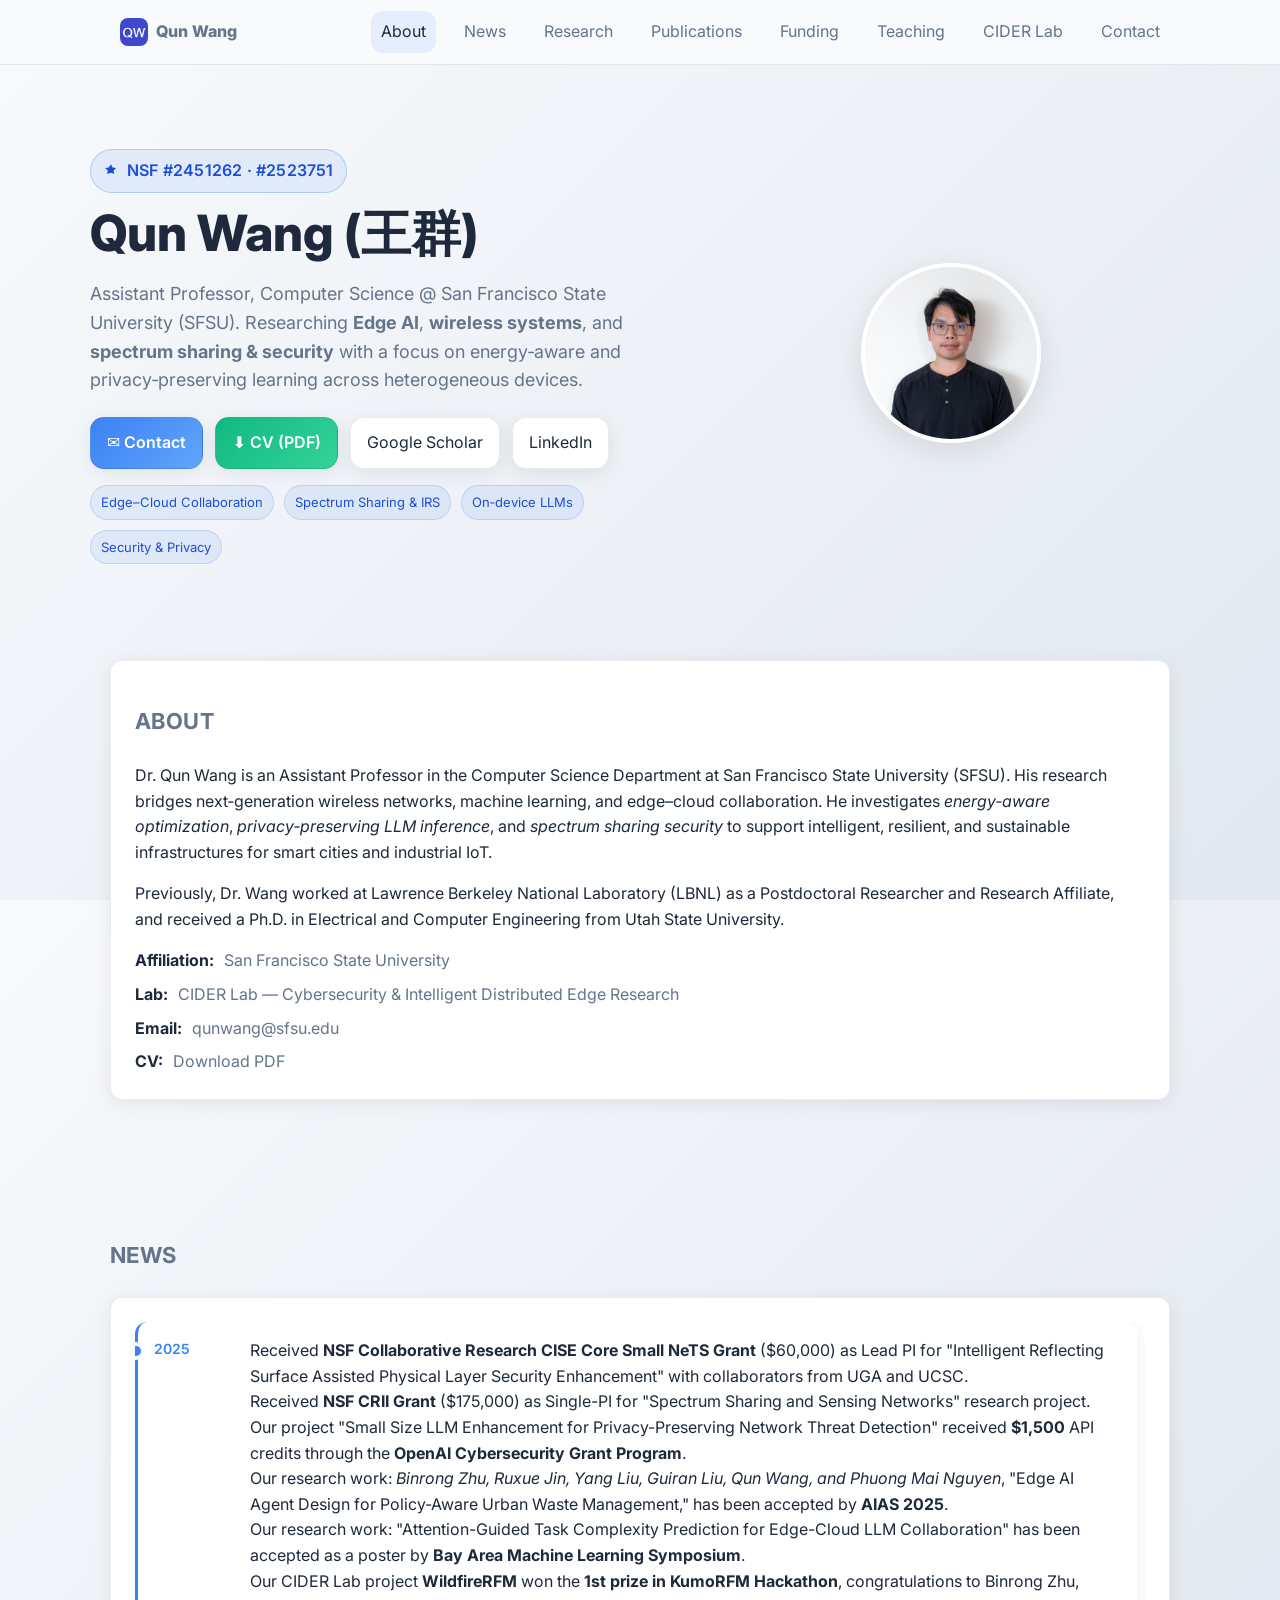
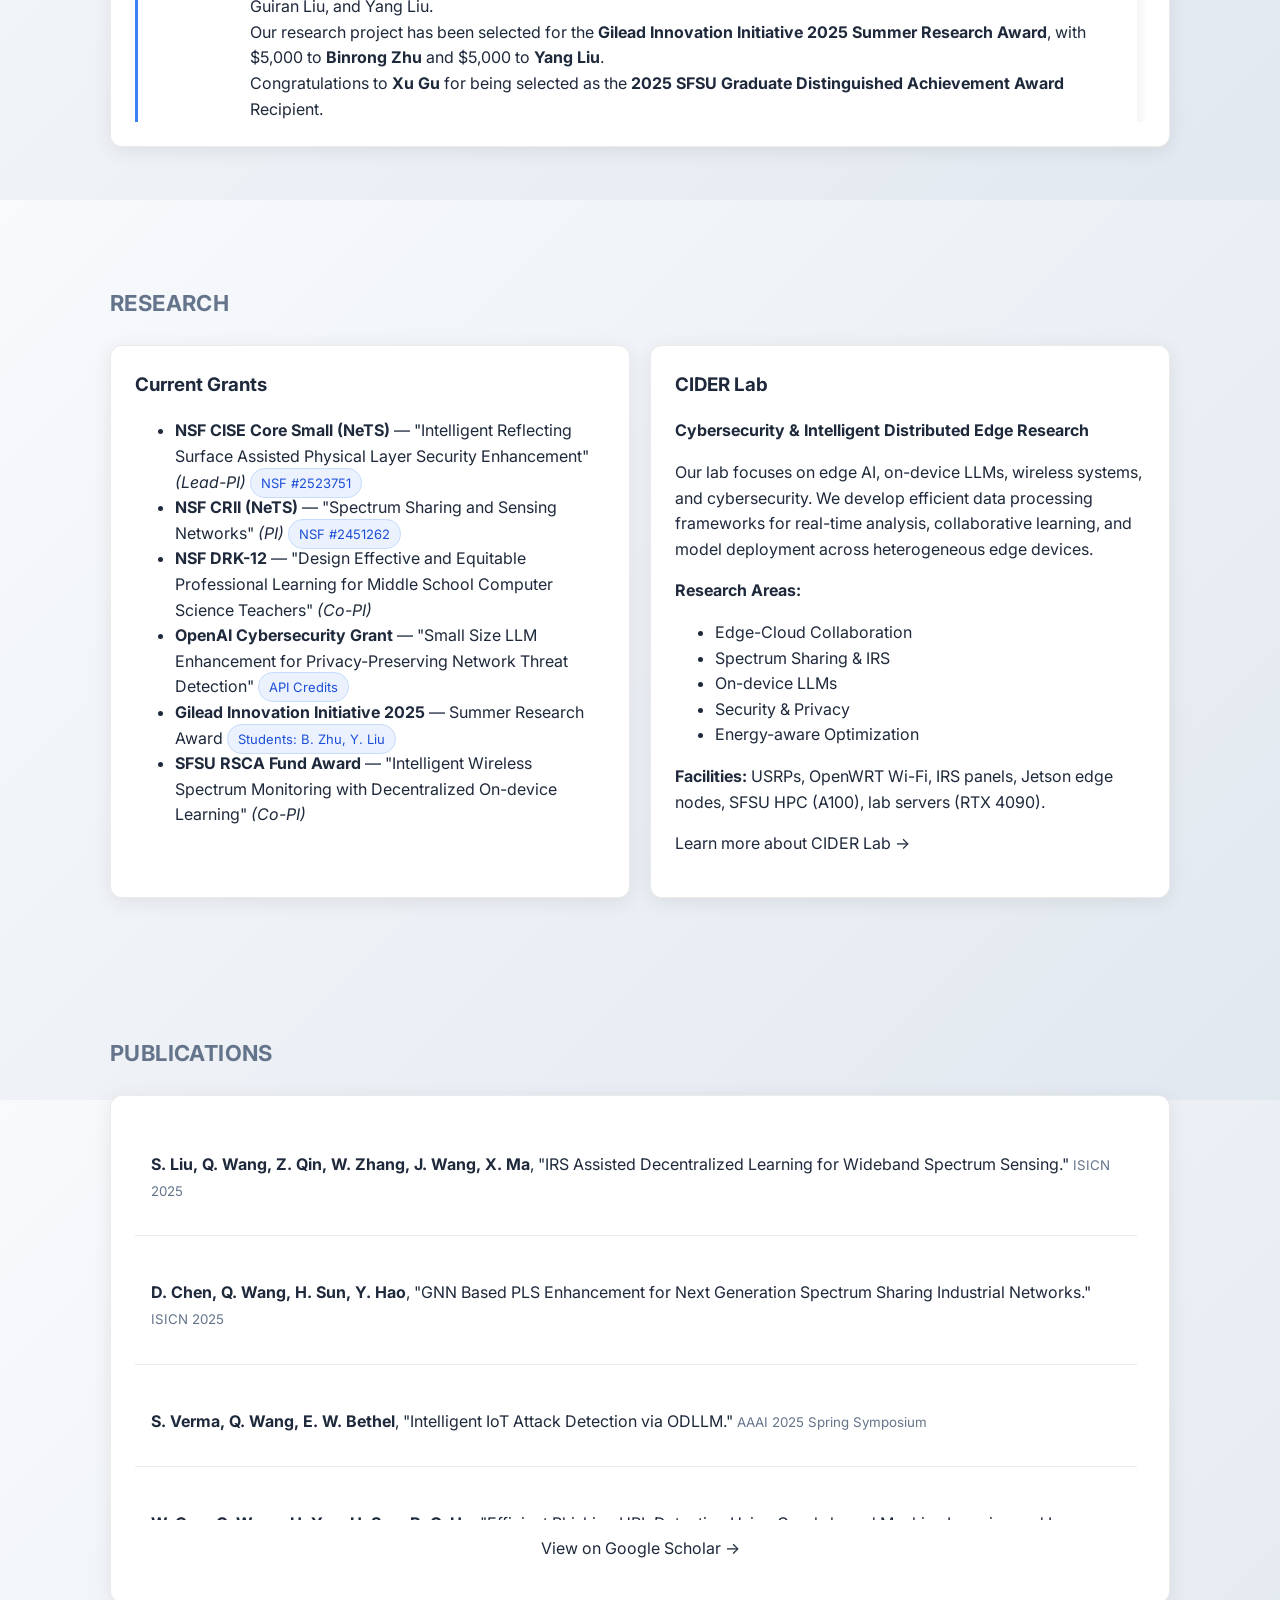
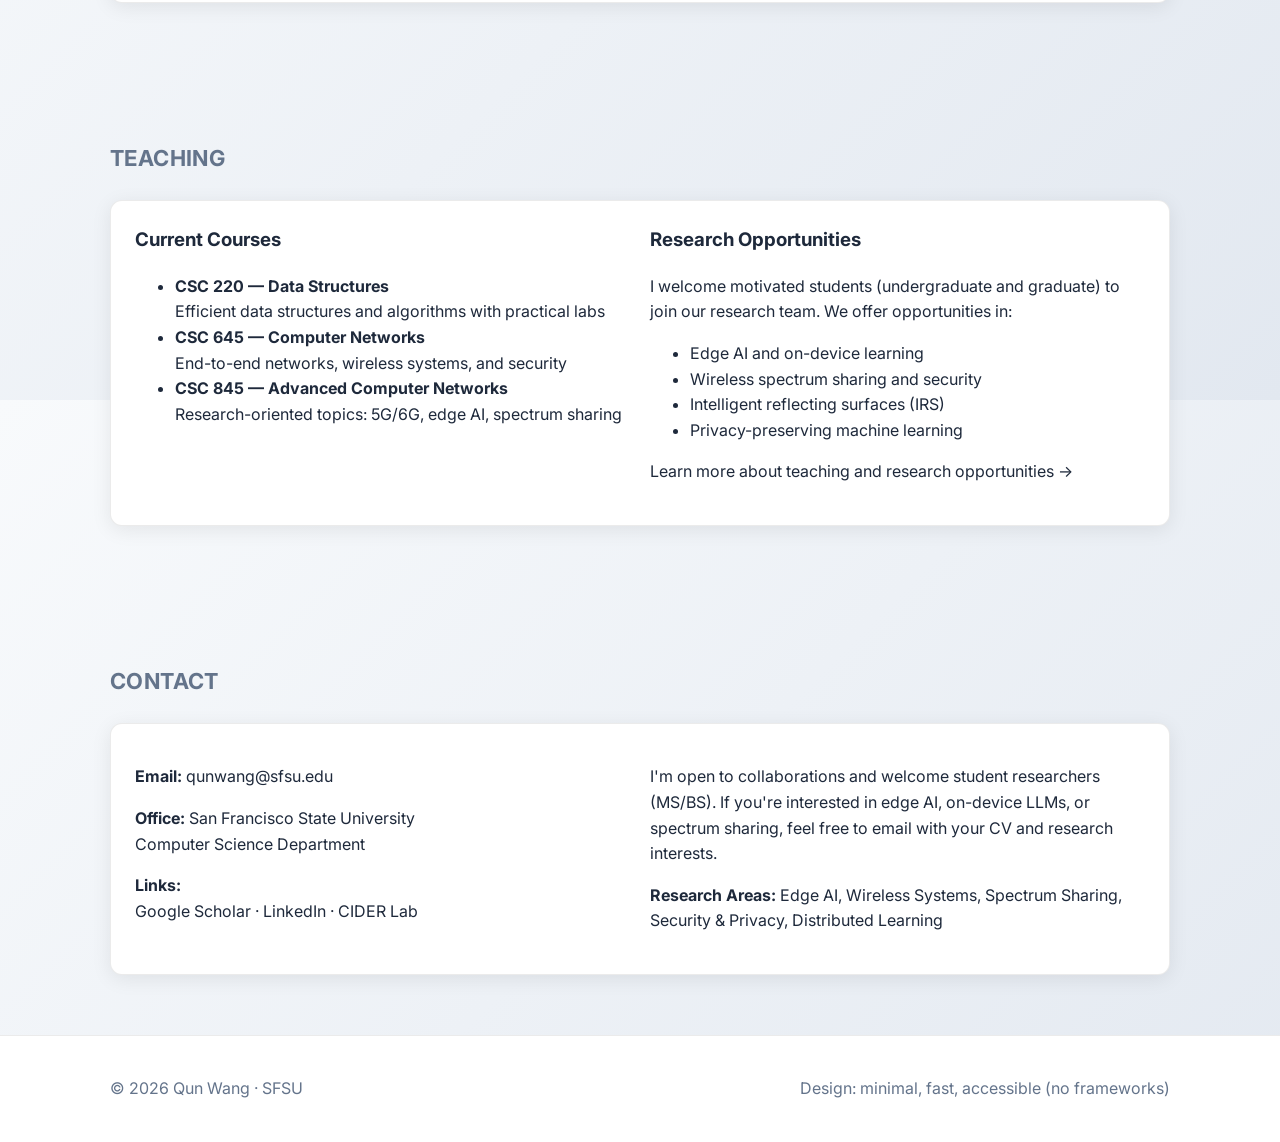
<file: index.html>
<!DOCTYPE html>
<html lang="en">
<head>
  <meta charset="utf-8" />
  <meta name="viewport" content="width=device-width, initial-scale=1" />
  <title>Qun Wang | Assistant Professor @ SFSU</title>
  <meta name="description" content="Qun Wang — Assistant Professor of Computer Science at San Francisco State University. Edge AI, wireless systems, spectrum sharing, and distributed learning." />
  <link rel="preconnect" href="https://fonts.googleapis.com">
  <link rel="preconnect" href="https://fonts.gstatic.com" crossorigin>
  <link href="https://fonts.googleapis.com/css2?family=Inter:wght@300;400;600;700;800&display=swap" rel="stylesheet">
  <link rel="icon" href="img/favicon.png" />
  <style>
    :root{
      --bg:#f8fafc;           /* page background */
      --card:#ffffff;         /* card bg */
      --muted:#64748b;        /* secondary text */
      --text:#1e293b;         /* primary text */
      --brand:#3b82f6;        /* accent */
      --brand-2:#10b981;      /* secondary accent */
      --ring:rgba(0,0,0,.08);
      --shadow:0 4px 20px rgba(0,0,0,.08);
      --radius:12px;
    }
    *{box-sizing:border-box}
    html,body{height:100%}
    body{
      margin:0; font-family:Inter,system-ui,-apple-system,Segoe UI,Roboto,Ubuntu,Cantarell,Noto Sans,sans-serif; 
      color:var(--text); background:linear-gradient(135deg, #f8fafc 0%, #e2e8f0 100%);
      line-height:1.6; -webkit-font-smoothing:antialiased; -moz-osx-font-smoothing:grayscale;
    }
    a{color:inherit; text-decoration:none}
    .container{max-width:1100px; margin-inline:auto; padding:0 20px}

    /* Nav */
    .nav{position:sticky; top:0; z-index:50; backdrop-filter:blur(8px); background:rgba(248,250,252,.95); border-bottom:1px solid var(--ring)}
    .nav-inner{display:flex; align-items:center; justify-content:space-between; height:64px}
    .brand{display:flex; gap:10px; align-items:center; font-weight:800; letter-spacing:.2px; color:var(--text)}
    .brand img{width:28px; height:28px; border-radius:8px}
    .nav ul{display:flex; gap:18px; list-style:none; margin:0; padding:0}
    .nav a{display:inline-flex; align-items:center; gap:8px; text-decoration:none; padding:8px 10px; border-radius:12px; color:var(--muted)}
    .nav a:hover,.nav a.active{color:var(--text); background:rgba(59,130,246,.1)}
    .menu-btn{display:none}

    /* Hero */
    .hero{padding:84px 0 36px}
    .hero-grid{display:grid; grid-template-columns:1.1fr .9fr; gap:36px; align-items:center}
    .badge{display:inline-flex; gap:8px; align-items:center; padding:8px 12px; background:rgba(59,130,246,.1); color:#1d4ed8; border:1px solid rgba(59,130,246,.3); border-radius:999px; font-weight:600; letter-spacing:.2px}
    .title{font-weight:800; line-height:1.15; font-size:clamp(32px,4.6vw,50px); margin:12px 0 8px; color:var(--text)}
    .subtitle{color:var(--muted); font-size:clamp(16px,2.2vw,18px)}
    .cta{display:flex; gap:12px; flex-wrap:wrap; margin-top:22px}
    .btn{display:inline-flex; align-items:center; gap:10px; padding:12px 16px; border-radius:14px; border:1px solid var(--ring); background:#ffffff; color:var(--text); text-decoration:none; box-shadow:var(--shadow); transition:all 0.3s ease}
    .btn:hover{transform:translateY(-2px); box-shadow:0 8px 25px rgba(0,0,0,.15)}
    .btn.primary{background:linear-gradient(135deg,var(--brand),#60a5fa); color:#ffffff; font-weight:600}
    .btn.success{background:linear-gradient(135deg,var(--brand-2),#34d399); color:#ffffff; font-weight:600}
    .meta{display:flex; gap:10px; flex-wrap:wrap; margin-top:16px}
    .chip{padding:6px 10px; border-radius:999px; background:rgba(59,130,246,.1); border:1px solid rgba(59,130,246,.2); font-size:13px; color:#1d4ed8}
    .portrait{position:relative; text-align:center}
    .portrait img{width:180px; height:180px; border-radius:50%; object-fit:cover; border:4px solid #ffffff; box-shadow:0 8px 32px rgba(0,0,0,.1)}

    /* Sections */
    section{padding:60px 0}
    h2.section-title{font-size:22px; letter-spacing:.4px; text-transform:uppercase; color:var(--muted); margin-bottom:24px}
    .card{background:var(--card); border:1px solid var(--ring); border-radius:var(--radius); box-shadow:var(--shadow); padding:24px}

    /* About */
    .about{display:grid; grid-template-columns:1fr; gap:20px}
    .list-kv{list-style:none; padding:0; margin:0; display:grid; gap:8px}
    .list-kv li{display:flex; gap:10px}
    .list-kv span{color:var(--muted)}

    /* Scrollable lists */
    .scrollable{max-height:400px; overflow-y:auto; padding-right:8px}
    .scrollable::-webkit-scrollbar{width:6px}
    .scrollable::-webkit-scrollbar-track{background:#f1f5f9; border-radius:3px}
    .scrollable::-webkit-scrollbar-thumb{background:#cbd5e1; border-radius:3px}
    .scrollable::-webkit-scrollbar-thumb:hover{background:#94a3b8}

    /* News timeline */
    .timeline{display:grid; gap:16px}
    .tl{display:grid; grid-template-columns:80px 1fr; gap:16px; align-items:start; padding:16px; border-left:3px solid var(--brand); position:relative; background:var(--card); border-radius:var(--radius); box-shadow:var(--shadow)}
    .tl::before{content:""; position:absolute; left:-7px; top:24px; width:10px; height:10px; background:var(--brand); border-radius:50%; box-shadow:0 0 0 4px var(--bg)}
    .tl time{color:var(--brand); font-weight:600; font-size:14px}
    .tl p{margin:0; color:var(--text)}

    /* Publications */
    .pub-item{padding:16px; border-bottom:1px solid var(--ring); margin-bottom:12px}
    .pub-item:last-child{border-bottom:none; margin-bottom:0}
    .pub-item small{color:var(--muted)}

    /* Cards grid */
    .grid-2{display:grid; grid-template-columns:repeat(2,1fr); gap:20px}

    /* Footer */
    footer{padding:40px 0; border-top:1px solid var(--ring); color:var(--muted); background:var(--card)}

    /* Responsive */
    @media (max-width: 960px){
      .hero-grid{grid-template-columns:1fr; text-align:center}
      .grid-2{grid-template-columns:1fr}
      .nav ul{display:none}
      .menu-btn{display:inline-flex; align-items:center; gap:8px; color:var(--muted); background:transparent; border:1px solid var(--ring); border-radius:12px; padding:8px 10px}
      .nav.open ul{display:flex; flex-direction:column; position:absolute; top:64px; right:14px; background:rgba(255,255,255,.98); border:1px solid var(--ring); border-radius:16px; padding:12px; width:min(260px,90vw); box-shadow:var(--shadow)}
      .nav.open a{padding:10px 12px}
      .portrait {order:-1;}
      .hero{padding-top:72px}
    }
  </style>
</head>
<body>
  <!-- NAV -->
  <nav class="nav" id="nav">
    <div class="container nav-inner">
      <a class="brand" href="#top" aria-label="Qun Wang — Home">
        <img src="img/apple-touch-icon.png" alt="QW"> <span>Qun Wang</span>
      </a>
      <button class="menu-btn" aria-label="Toggle menu" onclick="document.getElementById('nav').classList.toggle('open')">☰ Menu</button>
      <ul aria-label="Primary">
        <li><a href="#about" class="active">About</a></li>
        <li><a href="#news">News</a></li>
        <li><a href="#research">Research</a></li>
        <li><a href="#publications">Publications</a></li>
        <li><a href="#funding">Funding</a></li>
        <li><a href="#teaching">Teaching</a></li>
        <li><a href="cider-lab.html">CIDER Lab</a></li>
        <li><a href="#contact">Contact</a></li>
      </ul>
    </div>
  </nav>

  <!-- HERO -->
  <header class="hero container" id="top">
    <div class="hero-grid">
      <div>
        <span class="badge" title="NSF Awarded">
          <svg width="16" height="16" viewBox="0 0 24 24" fill="currentColor" aria-hidden="true"><path d="M12 2l2.39 4.84 5.34.78-3.86 3.76.91 5.3L12 14.77 6.22 16.68l.91-5.3L3.27 7.62l5.34-.78L12 2z"/></svg>
          NSF #2451262 · #2523751
        </span>
        <h1 class="title">Qun Wang (王群)</h1>
        <p class="subtitle">Assistant Professor, Computer Science @ San Francisco State University (SFSU). Researching <strong>Edge AI</strong>, <strong>wireless systems</strong>, and <strong>spectrum sharing & security</strong> with a focus on energy‑aware and privacy‑preserving learning across heterogeneous devices.</p>
        <div class="cta">
          <a class="btn primary" href="mailto:qunwang@sfsu.edu" aria-label="Email Qun">✉︎ Contact</a>
          <a class="btn success" href="Qun_Wang.pdf" target="_blank" rel="noopener">⬇︎ CV (PDF)</a>
          <a class="btn" href="https://scholar.google.com/citations?user=i2WquFgAAAAJ&hl=en" target="_blank" rel="noopener">Google Scholar</a>
          <a class="btn" href="https://www.linkedin.com/in/qun-wang-claud/" target="_blank" rel="noopener">LinkedIn</a>
        </div>
        <div class="meta" aria-label="Research topics">
          <span class="chip">Edge–Cloud Collaboration</span>
          <span class="chip">Spectrum Sharing & IRS</span>
          <span class="chip">On‑device LLMs</span>
          <span class="chip">Security & Privacy</span>
        </div>
      </div>
      <div class="portrait">
        <img src="img/DSC_9474.jpg" alt="Portrait of Qun Wang" />
      </div>
    </div>
  </header>

  <!-- ABOUT -->
  <section id="about">
    <div class="container">
      <div class="card">
        <h2 class="section-title">About</h2>
        <p>Dr. Qun Wang is an Assistant Professor in the Computer Science Department at San Francisco State University (SFSU). His research bridges next‑generation wireless networks, machine learning, and edge–cloud collaboration. He investigates <em>energy‑aware optimization</em>, <em>privacy‑preserving LLM inference</em>, and <em>spectrum sharing security</em> to support intelligent, resilient, and sustainable infrastructures for smart cities and industrial IoT.</p>
        <p>Previously, Dr. Wang worked at Lawrence Berkeley National Laboratory (LBNL) as a Postdoctoral Researcher and Research Affiliate, and received a Ph.D. in Electrical and Computer Engineering from Utah State University.</p>
        <ul class="list-kv" aria-label="Quick facts">
          <li><strong>Affiliation:</strong> <span>San Francisco State University</span></li>
          <li><strong>Lab:</strong> <span><a href="cider-lab.html">CIDER Lab</a> — Cybersecurity & Intelligent Distributed Edge Research</span></li>
          <li><strong>Email:</strong> <span><a href="mailto:qunwang@sfsu.edu">qunwang@sfsu.edu</a></span></li>
          <li><strong>CV:</strong> <span><a href="Qun_Wang.pdf" target="_blank" rel="noopener">Download PDF</a></span></li>
        </ul>
      </div>
    </div>
  </section>

  <!-- NEWS -->
  <section id="news">
    <div class="container">
      <h2 class="section-title">News</h2>
      <div class="card">
        <div class="scrollable">
          <div class="timeline">
            <div class="tl">
              <time>2025</time>
              <div>
                <p>Received <strong>NSF Collaborative Research CISE Core Small NeTS Grant</strong> ($60,000) as Lead PI for "Intelligent Reflecting Surface Assisted Physical Layer Security Enhancement" with collaborators from UGA and UCSC.</p>
                <p>Received <strong>NSF CRII Grant</strong> ($175,000) as Single-PI for "Spectrum Sharing and Sensing Networks" research project.</p>
                <p>Our project "Small Size LLM Enhancement for Privacy-Preserving Network Threat Detection" received <strong>$1,500</strong> API credits through the <strong>OpenAI Cybersecurity Grant Program</strong>.</p>
                <p>Our research work: <i>Binrong Zhu, Ruxue Jin, Yang Liu, Guiran Liu, Qun Wang, and Phuong Mai Nguyen</i>, "Edge AI Agent Design for Policy-Aware Urban Waste Management," has been accepted by <strong>AIAS 2025</strong>.</p>
                <p>Our research work: "Attention-Guided Task Complexity Prediction for Edge-Cloud LLM Collaboration" has been accepted as a poster by <strong>Bay Area Machine Learning Symposium</strong>.</p>
                <p>Our CIDER Lab project <strong>WildfireRFM</strong> won the <strong>1st prize in KumoRFM Hackathon</strong>, congratulations to Binrong Zhu, Guiran Liu, and Yang Liu.</p>
                <p>Our research project has been selected for the <strong>Gilead Innovation Initiative 2025 Summer Research Award</strong>, with $5,000 to <strong>Binrong Zhu</strong> and $5,000 to <strong>Yang Liu</strong>.</p>
                <p>Congratulations to <strong>Xu Gu</strong> for being selected as the <strong>2025 SFSU Graduate Distinguished Achievement Award</strong> Recipient.</p>
                <p>Congratulations to <strong>Satvik Verma</strong>, <strong>Xu Gu</strong>, and <strong>Ruxue Jin</strong> on their graduation.</p>
                <p><strong>Satvik Verma</strong> presented our research at <strong>AAAI 2025 Spring Symposium</strong>.</p>
                <p><i>S. Verma, Q. Wang, E. W. Bethel</i>, "Intelligent IoT Attack Detection via ODLLM," accepted by <strong>AAAI 2025 Spring Symposium</strong>.</p>
                <p><i>W. Guo, Q. Wang, H. Yue, H. Sun, R. Q. Hu</i> (2025). Efficient Phishing URL Detection Using Graph-based Machine Learning and Loopy Belief Propagation. Accepted by <strong>IEEE ICC 2025</strong>.</p>
                <p><i>S. Liu, Q. Wang, Z. Qin, W. Zhang, J. Wang, X. Ma</i>, "IRS Assisted Decentralized Learning for Wideband Spectrum Sensing." Accepted by <strong>ISICN 2025</strong>.</p>
                <p><i>D. Chen, Q. Wang, H. Sun, Y. Hao</i>, "GNN Based PLS Enhancement for Next Generation Spectrum Sharing Industrial Networks." Accepted by <strong>ISICN 2025</strong>.</p>
                <p>Invited to attend <strong>NSF NeTS Early Career Workshop 2025</strong> with travel support.</p>
              </div>
            </div>
            <div class="tl">
              <time>2024</time>
              <div>
                <p>Received <strong>NSF Discovery Research PreK-12 Grant</strong> ($1,396,551) as Co-PI for "Design Effective and Equitable Professional Learning for Middle School Computer Science Teachers".</p>
                <p>Congratulations to <strong>Satvik Verma</strong> and <strong>Sicheng Liu</strong> for their student abstract accepted by <strong>IEEE DSAA'24</strong> with travel support.</p>
                <p>Guest editor for the Special Issue "Cognitive Semantic Communications for 6G Wireless Networks", VSI: CSC-6GWN in <i>Physical Communication</i> (IF: 2.0).</p>
                <p><i>J. Xu, Q. Wang, Y. Cao, B. Zeng, S. Liu</i>, "A general-purpose device for interaction with llms." Accepted by <strong>Future Technologies Conference (FTC) 2024</strong>.</p>
                <p><i>X. Ma, Q. Wang, H. Sun, R. Q. Hu, Y. Qian</i>, "CSMAAFL: Client Scheduling and Model Aggregation in Asynchronous Federated Learning." <strong>IEEE ICC 2024</strong>.</p>
                <p><i>M. Xiang, Y. Zhou, H. Zhang, Q. Wang, H. Sun, H. Wang, R. Q. Hu</i>, "Exploring Communication Technologies, Standards, and Challenges in Electrified Vehicle Charging." Accepted by <strong>IEEE Open Journal of the Communications Society</strong> (IF: 6.3).</p>
                <p>Joined San Francisco State University as Assistant Professor in Computer Science Department.</p>
                <p>Completed postdoctoral research fellowship at Lawrence Berkeley National Lab (LBNL) focusing on 5G NR–based scientific edge computing simulation.</p>
              </div>
            </div>
            <div class="tl">
              <time>2023</time>
              <div>
                <p>Received <strong>SFSU RSCA Fund Award</strong> as Co-PI for "Intelligent Wireless Spectrum Monitoring with Decentralized On-device Learning" (Internal Funding, Spring 2023).</p>
                <p>Started postdoctoral research fellowship at Lawrence Berkeley National Lab (LBNL).</p>
                <p>Completed Ph.D. in Electrical and Computer Engineering from Utah State University.</p>
              </div>
            </div>
            <div class="tl">
              <time>Earlier</time>
              <div>
                <p>Earned Ph.D. in Electrical and Computer Engineering from Utah State University with focus on machine learning and network optimization.</p>
                <p>Contributed to several key projects in mobile computing and intelligent application development during graduate studies.</p>
                <p>Published extensively in collaborative edge computing and energy-efficient communication systems.</p>
              </div>
            </div>
          </div>
        </div>
      </div>
    </div>
  </section>

  <!-- RESEARCH -->
  <section id="research">
    <div class="container">
      <h2 class="section-title">Research</h2>
      <div class="grid-2">
        <div class="card">
          <h3 style="margin-top:0">Current Grants</h3>
          <ul>
            <li><strong>NSF CISE Core Small (NeTS)</strong> — "Intelligent Reflecting Surface Assisted Physical Layer Security Enhancement" <em>(Lead-PI)</em> <span class="chip">NSF #2523751</span></li>
            <li><strong>NSF CRII (NeTS)</strong> — "Spectrum Sharing and Sensing Networks" <em>(PI)</em> <span class="chip">NSF #2451262</span></li>
            <li><strong>NSF DRK-12</strong> — "Design Effective and Equitable Professional Learning for Middle School Computer Science Teachers" <em>(Co-PI)</em></li>
            <li><strong>OpenAI Cybersecurity Grant</strong> — "Small Size LLM Enhancement for Privacy-Preserving Network Threat Detection" <span class="chip">API Credits</span></li>
            <li><strong>Gilead Innovation Initiative 2025</strong> — Summer Research Award <span class="chip">Students: B. Zhu, Y. Liu</span></li>
            <li><strong>SFSU RSCA Fund Award</strong> — "Intelligent Wireless Spectrum Monitoring with Decentralized On-device Learning" <em>(Co-PI)</em></li>
          </ul>
        </div>
        <div class="card">
          <h3 style="margin-top:0">CIDER Lab</h3>
          <p><strong>Cybersecurity & Intelligent Distributed Edge Research</strong></p>
          <p>Our lab focuses on edge AI, on-device LLMs, wireless systems, and cybersecurity. We develop efficient data processing frameworks for real-time analysis, collaborative learning, and model deployment across heterogeneous edge devices.</p>
          <p><strong>Research Areas:</strong></p>
          <ul>
            <li>Edge-Cloud Collaboration</li>
            <li>Spectrum Sharing & IRS</li>
            <li>On-device LLMs</li>
            <li>Security & Privacy</li>
            <li>Energy-aware Optimization</li>
          </ul>
          <p><strong>Facilities:</strong> USRPs, OpenWRT Wi-Fi, IRS panels, Jetson edge nodes, SFSU HPC (A100), lab servers (RTX 4090).</p>
          <p><a href="cider-lab.html">Learn more about CIDER Lab →</a></p>
        </div>
      </div>
    </div>
  </section>

  <!-- PUBLICATIONS -->
  <section id="publications">
    <div class="container">
      <h2 class="section-title">Publications</h2>
      <div class="card">
        <div class="scrollable">
          <div class="pub-item">
            <p><strong>S. Liu, Q. Wang, Z. Qin, W. Zhang, J. Wang, X. Ma</strong>, "IRS Assisted Decentralized Learning for Wideband Spectrum Sensing." <small>ISICN 2025</small></p>
          </div>
          <div class="pub-item">
            <p><strong>D. Chen, Q. Wang, H. Sun, Y. Hao</strong>, "GNN Based PLS Enhancement for Next Generation Spectrum Sharing Industrial Networks." <small>ISICN 2025</small></p>
      </div>
          <div class="pub-item">
            <p><strong>S. Verma, Q. Wang, E. W. Bethel</strong>, "Intelligent IoT Attack Detection via ODLLM." <small>AAAI 2025 Spring Symposium</small></p>
      </div>
          <div class="pub-item">
            <p><strong>W. Guo, Q. Wang, H. Yue, H. Sun, R. Q. Hu</strong>, "Efficient Phishing URL Detection Using Graph-based Machine Learning and Loopy Belief Propagation." <small>IEEE ICC 2025</small></p>
    </div>
          <div class="pub-item">
            <p><strong>Binrong Zhu, Ruxue Jin, Yang Liu, Guiran Liu, Qun Wang, and Phuong Mai Nguyen</strong>, "Edge AI Agent Design for Policy-Aware Urban Waste Management." <small>AIAS 2025</small></p>
  </div>
          <div class="pub-item">
            <p><strong>J. Xu, Q. Wang, Y. Cao, B. Zeng, S. Liu</strong>, "A general-purpose device for interaction with llms." <small>Future Technologies Conference (FTC) 2024</small></p>
        </div>
          <div class="pub-item">
            <p><strong>X. Ma, Q. Wang, H. Sun, R. Q. Hu, Y. Qian</strong>, "CSMAAFL: Client Scheduling and Model Aggregation in Asynchronous Federated Learning." <small>IEEE ICC 2024</small></p>
        </div>
          <div class="pub-item">
            <p><strong>M. Xiang, Y. Zhou, H. Zhang, Q. Wang, H. Sun, H. Wang, R. Q. Hu</strong>, "Exploring Communication Technologies, Standards, and Challenges in Electrified Vehicle Charging." <small>IEEE Open Journal of the Communications Society (IF: 6.3)</small></p>
      </div>
          <div class="pub-item">
            <p><strong>Q. Wang, F. Zhou, R. Q. Hu and Y. Qian</strong>, "Energy-Efficient Beamforming and Cooperative Jamming in IRS-Assisted MISO Networks." <small>IEEE ICC 2020</small></p>
    </div>
          <div class="pub-item">
            <p><strong>Q. Wang, L. T. Tan, R. Q. Hu and Y. Qian</strong>, "Hierarchical Energy Efficient Mobile Edge Computing in IoT Networks." <small>IEEE Internet of Things Journal</small></p>
      </div>
          <div class="pub-item">
            <p><strong>Q. Wang and F. Zhou</strong>, "Fair Resource Allocation in an MEC-Enabled Ultra-Dense IoT Network with NOMA." <small>IEEE ICC Workshops 2019</small></p>
      </div>
          <div class="pub-item">
            <p><strong>Q. Wang, L. T. Tan, R. Q. Hu, and G. Wu</strong>, "Hierarchical collaborative cloud and fog computing in IoT networks." <small>WCSP 2018</small></p>
      </div>
          <div class="pub-item">
            <p><strong>H. Sun, Q. Wang, S. Ahmed, and R. Q. Hu</strong>, "Non-orthogonal multiple access in a mmWave based IoT wireless system with SWIPT." <small>IEEE VTC Spring 2017</small></p>
      </div>
          <div class="pub-item">
            <p><strong>H. Sun, Q. Wang, R. Q. Hu and Y. Qian</strong>, "Outage Probability Study in a NOMA Relay System." <small>IEEE WCNC 2017</small></p>
      </div>
      </div>
        <p style="margin-top:16px; text-align:center"><a href="https://scholar.google.com/citations?user=i2WquFgAAAAJ&hl=en" target="_blank" rel="noopener">View on Google Scholar →</a></p>
      </div>
    </div>
  </section>

  <!-- TEACHING -->
  <section id="teaching">
    <div class="container">
      <h2 class="section-title">Teaching</h2>
      <div class="card">
        <div class="grid-2">
          <div>
            <h3 style="margin-top:0">Current Courses</h3>
            <ul>
              <li><strong>CSC 220 — Data Structures</strong><br/>Efficient data structures and algorithms with practical labs</li>
              <li><strong>CSC 645 — Computer Networks</strong><br/>End-to-end networks, wireless systems, and security</li>
              <li><strong>CSC 845 — Advanced Computer Networks</strong><br/>Research-oriented topics: 5G/6G, edge AI, spectrum sharing</li>
            </ul>
        </div>
          <div>
            <h3 style="margin-top:0">Research Opportunities</h3>
            <p>I welcome motivated students (undergraduate and graduate) to join our research team. We offer opportunities in:</p>
            <ul>
              <li>Edge AI and on-device learning</li>
              <li>Wireless spectrum sharing and security</li>
              <li>Intelligent reflecting surfaces (IRS)</li>
              <li>Privacy-preserving machine learning</li>
            </ul>
            <p><a href="teaching.html">Learn more about teaching and research opportunities →</a></p>
        </div>
        </div>
      </div>
    </div>
  </section>

  <!-- CONTACT -->
  <section id="contact">
    <div class="container">
      <h2 class="section-title">Contact</h2>
      <div class="card">
        <div class="grid-2">
          <div>
            <p><strong>Email:</strong> <a href="mailto:qunwang@sfsu.edu">qunwang@sfsu.edu</a></p>
            <p><strong>Office:</strong> San Francisco State University<br/>Computer Science Department</p>
            <p><strong>Links:</strong><br/>
              <a href="https://scholar.google.com/citations?user=i2WquFgAAAAJ&hl=en" target="_blank" rel="noopener">Google Scholar</a> · 
              <a href="https://www.linkedin.com/in/qun-wang-claud/" target="_blank" rel="noopener">LinkedIn</a> · 
              <a href="cider-lab.html">CIDER Lab</a>
            </p>
          </div>
          <div>
            <p>I'm open to collaborations and welcome student researchers (MS/BS). If you're interested in edge AI, on-device LLMs, or spectrum sharing, feel free to email with your CV and research interests.</p>
            <p><strong>Research Areas:</strong> Edge AI, Wireless Systems, Spectrum Sharing, Security & Privacy, Distributed Learning</p>
          </div>
        </div>
      </div>
    </div>
  </section>

  <footer>
    <div class="container" style="display:flex; justify-content:space-between; gap:16px; flex-wrap:wrap">
      <div>© <span id="y"></span> Qun Wang · SFSU</div>
      <div>Design: minimal, fast, accessible (no frameworks)</div>
    </div>
  </footer>

  <script>
    // smooth scroll
    document.querySelectorAll('a[href^="#"]').forEach(a=>{
      a.addEventListener('click',e=>{ const id=a.getAttribute('href'); if(id.length>1){ e.preventDefault(); document.querySelector(id)?.scrollIntoView({behavior:'smooth',block:'start'}); document.getElementById('nav').classList.remove('open'); } });
    });
    document.getElementById('y').textContent = new Date().getFullYear();
  </script>
</body>
</html>
</file>
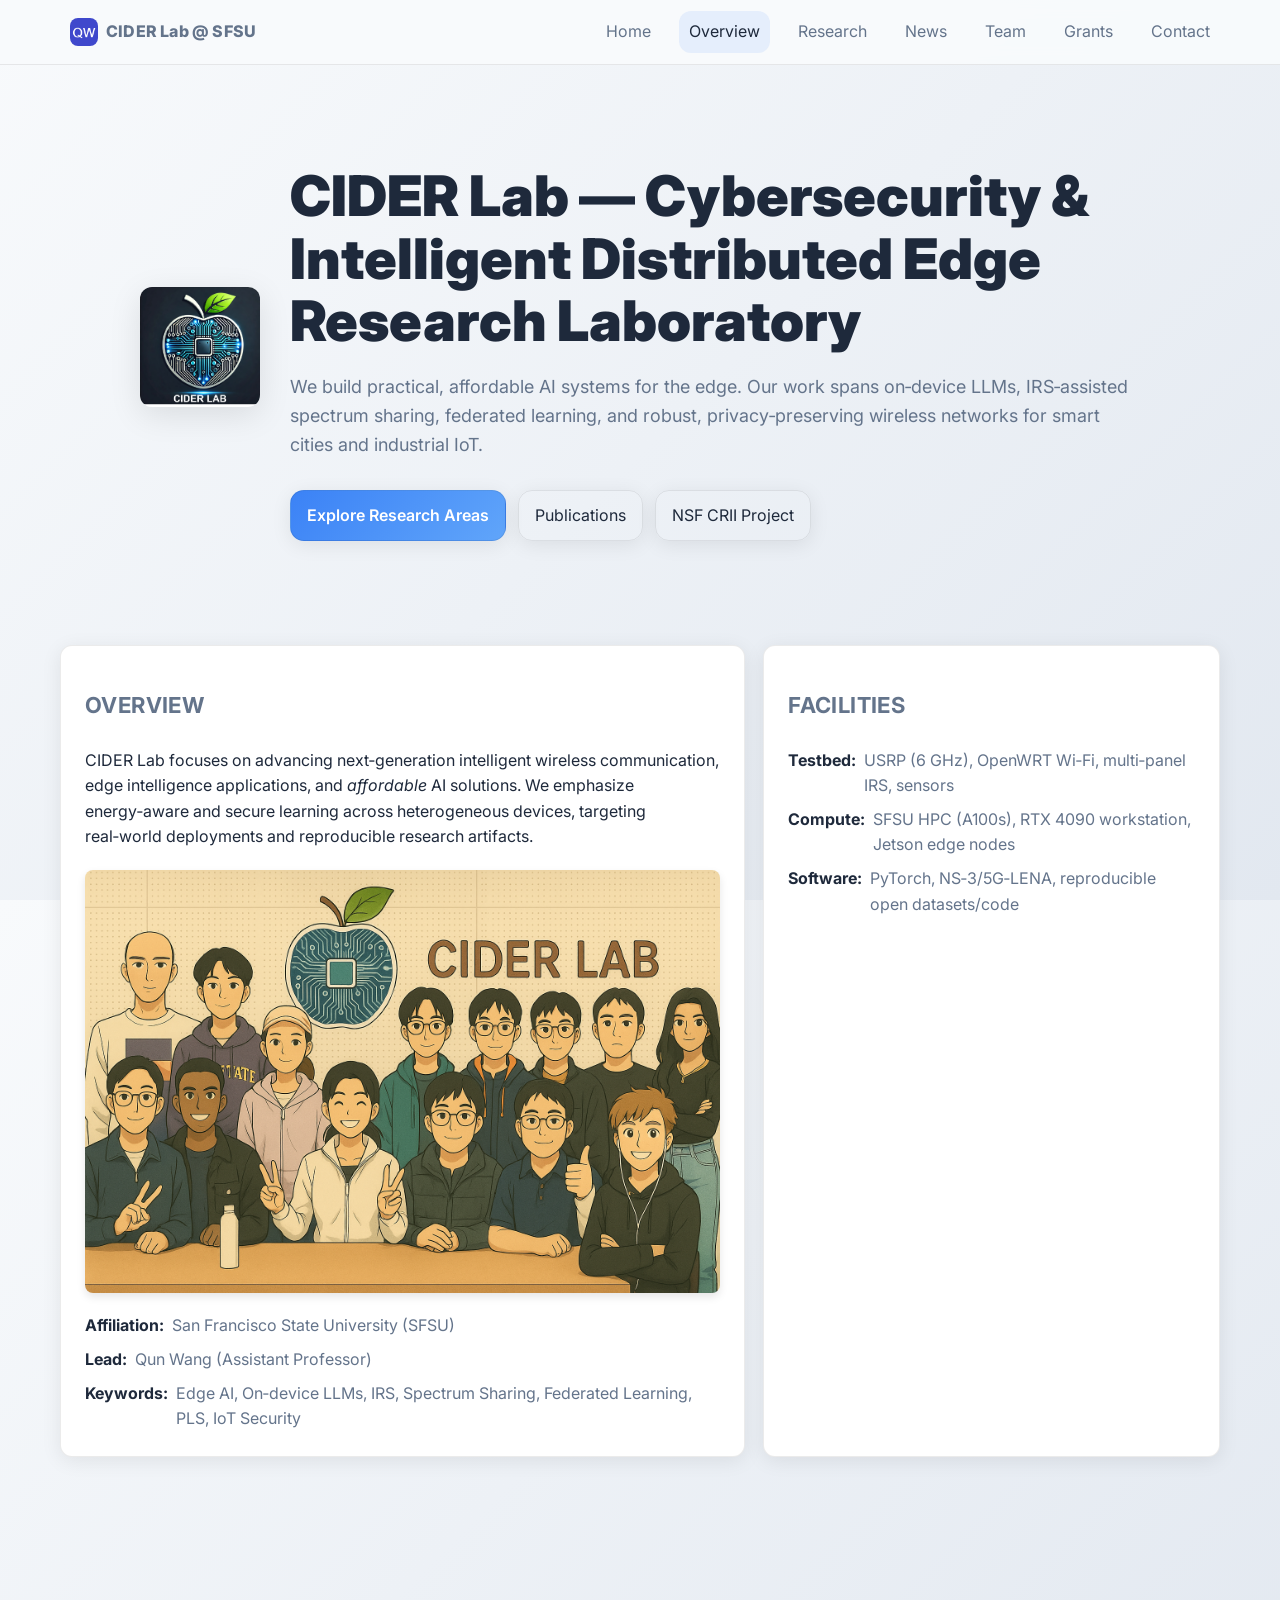
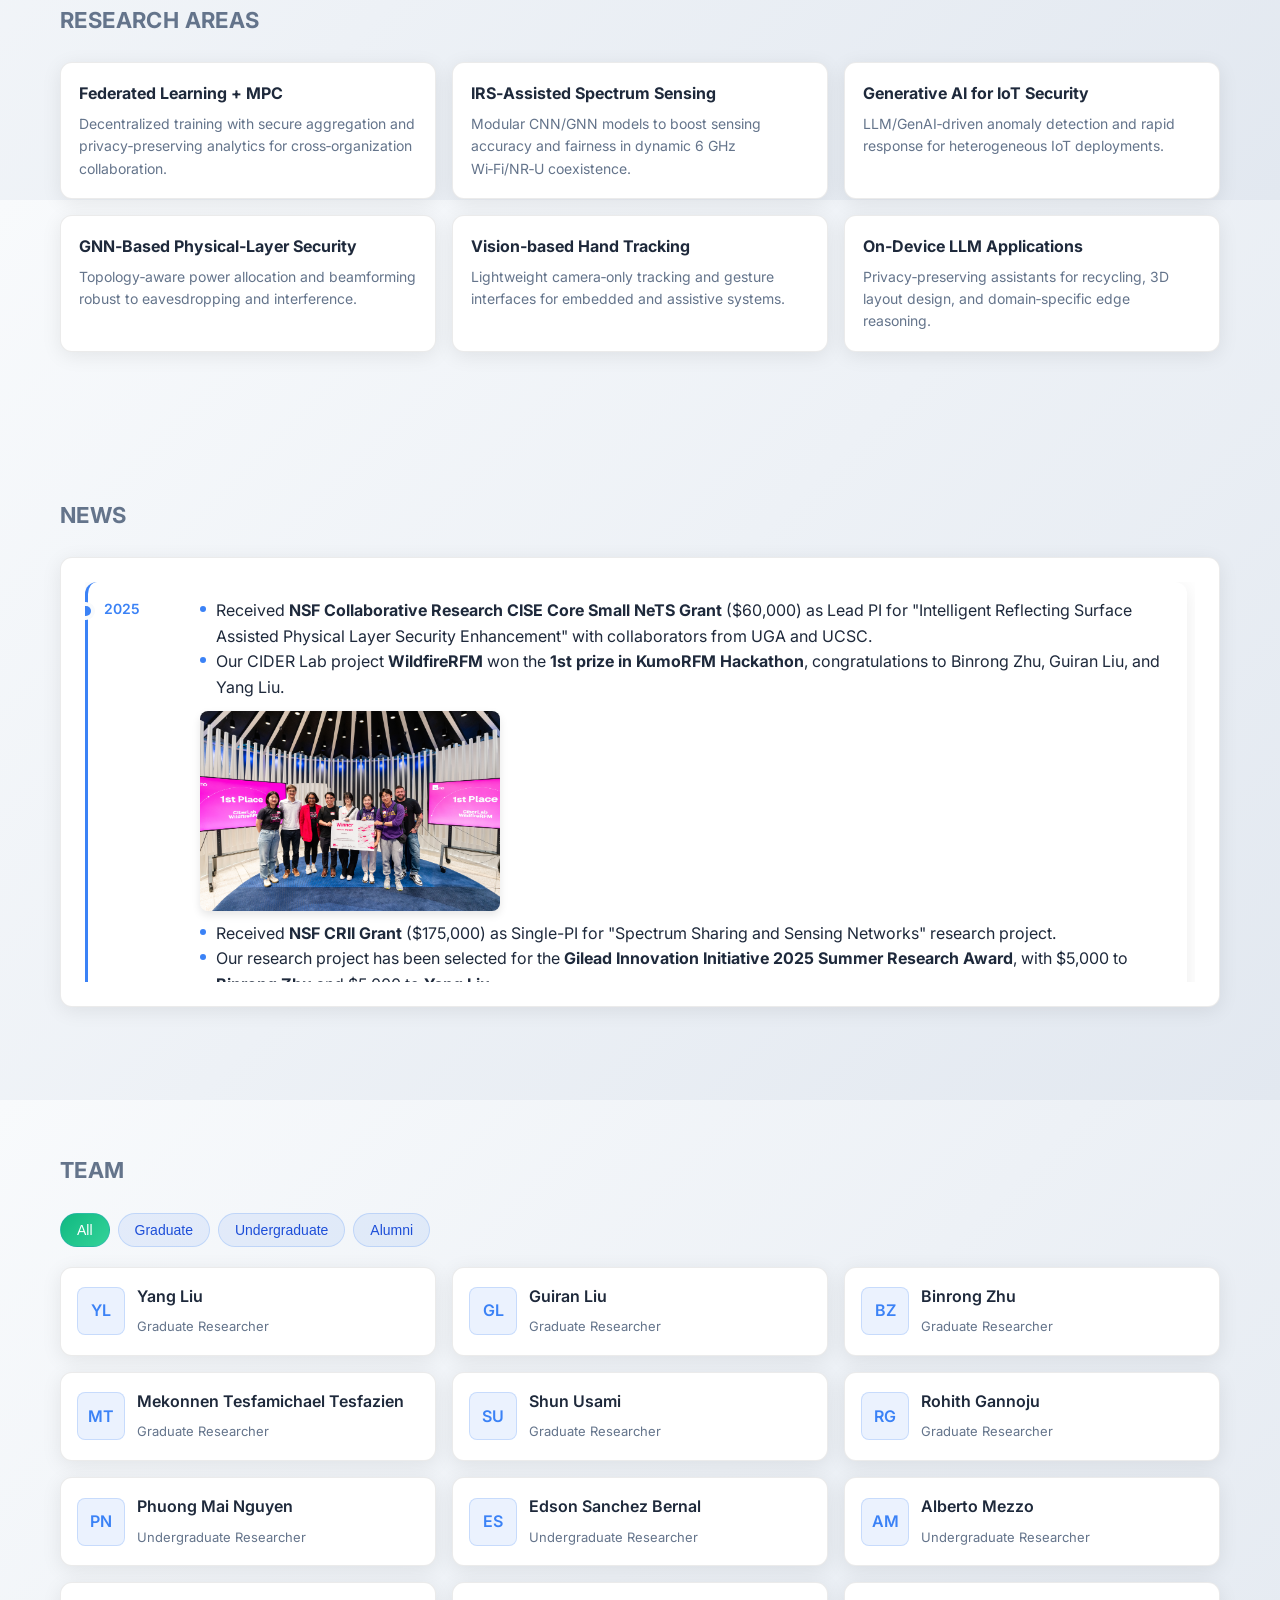
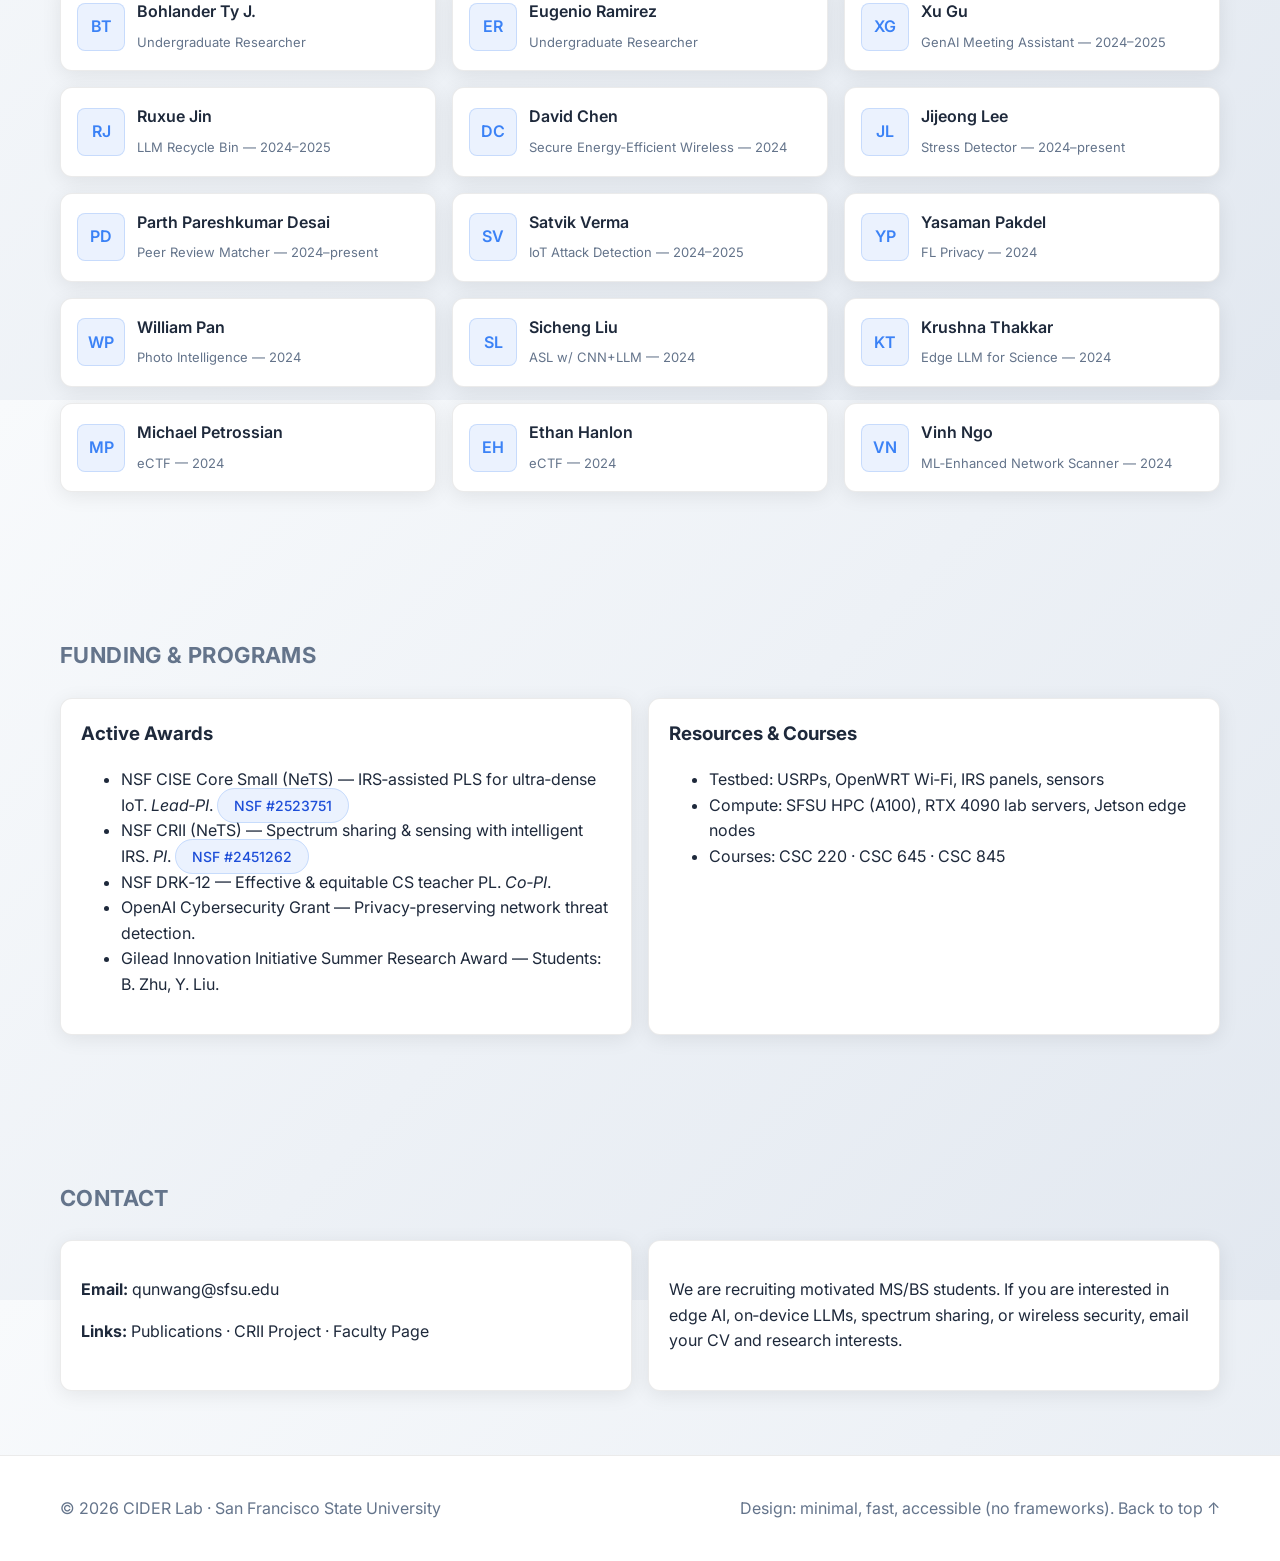
<file: cider-lab.html>
<!DOCTYPE html>
<html lang="en">
<head>
  <meta charset="utf-8" />
  <meta name="viewport" content="width=device-width, initial-scale=1" />
  <title>SFSU CIDER Lab — Cybersecurity & Intelligent Distributed Edge Research</title>
  <meta name="description" content="CIDER Lab at San Francisco State University: Edge AI, wireless systems, spectrum sharing & security, on‑device LLMs, and affordable AI solutions." />
  <link rel="icon" href="img/favicon.png" />
  <link rel="preconnect" href="https://fonts.googleapis.com">
  <link rel="preconnect" href="https://fonts.gstatic.com" crossorigin>
  <link href="https://fonts.googleapis.com/css2?family=Inter:wght@300;400;600;700;800&display=swap" rel="stylesheet">
  <style>
    :root{
      --bg:#f8fafc;           /* page background */
      --card:#ffffff;         /* card bg */
      --muted:#64748b;        /* secondary text */
      --text:#1e293b;         /* primary text */
      --brand:#3b82f6;        /* accent */
      --brand-2:#10b981;      /* secondary accent */
      --ring:rgba(0,0,0,.08);
      --shadow:0 4px 20px rgba(0,0,0,.08);
      --radius:12px;
    }
    *{box-sizing:border-box}
    html,body{height:100%}
    body{
      margin:0; font-family:Inter,system-ui,-apple-system,Segoe UI,Roboto,Ubuntu,Cantarell,Noto Sans,sans-serif; 
      color:var(--text); background:linear-gradient(135deg, #f8fafc 0%, #e2e8f0 100%);
      line-height:1.6; -webkit-font-smoothing:antialiased; -moz-osx-font-smoothing:grayscale;
    }
    a{color:inherit; text-decoration:none}
    img{max-width:100%; display:block}
    .container{max-width:1200px; margin-inline:auto; padding:0 20px}

    /* Nav */
    .nav{position:sticky; top:0; z-index:50; backdrop-filter:blur(8px); background:rgba(248,250,252,.95); border-bottom:1px solid var(--ring)}
    .nav-inner{display:flex; align-items:center; justify-content:space-between; height:64px}
    .brand{display:flex; gap:12px; align-items:center; font-weight:800; letter-spacing:.2px; color:var(--text)}
    .brand img{width:28px; height:28px; border-radius:8px}
    .nav ul{display:flex; gap:18px; list-style:none; margin:0; padding:0}
    .nav a{display:inline-flex; align-items:center; gap:8px; text-decoration:none; padding:8px 10px; border-radius:12px; color:var(--muted)}
    .nav a:hover,.nav a.active{color:var(--text); background:rgba(59,130,246,.1)}
    .menu-btn{display:none}

    /* Hero */
    header.hero{padding:88px 0 40px}
    .hero-grid{display:grid; grid-template-columns:1.2fr .8fr; gap:36px; align-items:center}
    .badge{display:inline-flex; gap:8px; align-items:center; padding:8px 12px; background:rgba(59,130,246,.1); color:#1d4ed8; border:1px solid rgba(59,130,246,.3); border-radius:999px; font-weight:700}
    .title{font-weight:900; line-height:1.12; font-size:clamp(34px,4.8vw,56px); margin:12px 0 10px; color:var(--text)}
    .subtitle{color:var(--muted); font-size:clamp(16px,2.2vw,18px)}
    .cta{display:flex; gap:12px; flex-wrap:wrap; margin-top:22px}
    .btn{display:inline-flex; align-items:center; gap:10px; padding:12px 16px; border-radius:14px; border:1px solid var(--ring); background:#ffffff; color:var(--text); text-decoration:none; box-shadow:var(--shadow); transition:all 0.3s ease}
    .btn:hover{transform:translateY(-2px); box-shadow:0 8px 25px rgba(0,0,0,.15)}
    .btn.primary{background:linear-gradient(135deg,var(--brand),#60a5fa); color:#ffffff; font-weight:600}
    .btn.ghost{background:transparent}
    .hero-art{position:relative; text-align:center}
    .hero-art img{width:100%; max-width:420px; border-radius:24px; border:1px solid var(--ring); box-shadow:0 8px 32px rgba(0,0,0,.1)}

    /* Sections */
    section{padding:64px 0}
    h2.section-title{font-size:22px; letter-spacing:.4px; text-transform:uppercase; color:var(--muted); margin-bottom:24px}
    .card{background:var(--card); border:1px solid var(--ring); border-radius:var(--radius); box-shadow:var(--shadow); padding:24px}

    /* Overview */
    .overview{display:grid; grid-template-columns:1.2fr .8fr; gap:18px}
    .kv{list-style:none; padding:0; margin:0; display:grid; gap:8px}
    .kv li{display:flex; gap:8px}
    .kv span{color:var(--muted)}

    /* Research areas */
    .areas{display:grid; grid-template-columns:repeat(3,1fr); gap:16px}
    .area{padding:18px}
    .area h3{margin:0 0 6px; font-size:16px}
    .area p{margin:0; color:var(--muted); font-size:14px}

    /* News timeline */
    .timeline{display:grid; gap:14px}
    .tl{display:grid; grid-template-columns:80px 1fr; gap:16px; align-items:start; padding:16px; border-left:3px solid var(--brand); position:relative; background:var(--card); border-radius:var(--radius); box-shadow:var(--shadow)}
    .tl::before{content:""; position:absolute; left:-7px; top:24px; width:10px; height:10px; background:var(--brand); border-radius:50%; box-shadow:0 0 0 4px var(--bg)}
    .tl time{color:var(--brand); font-weight:600; font-size:14px}
    .tl p{margin:0; color:var(--text); position:relative; padding-left:16px}
    .tl p::before{content:""; position:absolute; left:0; top:8px; width:6px; height:6px; background:var(--brand); border-radius:50%}

    /* Team */
    .filters{display:flex; gap:8px; flex-wrap:wrap; margin-bottom:20px}
    .chip{padding:8px 16px; border-radius:20px; background:rgba(59,130,246,.1); border:1px solid rgba(59,130,246,.2); font-size:14px; color:#1d4ed8; cursor:pointer; transition:all 0.3s ease; font-weight:500}
    .chip.active{background:linear-gradient(135deg,var(--brand-2),#34d399); color:#ffffff}
    .team{display:grid; grid-template-columns:repeat(3,1fr); gap:16px}
    .person{padding:16px; display:flex; gap:12px; align-items:center; background:var(--card); border:1px solid var(--ring); border-radius:var(--radius); box-shadow:var(--shadow)}
    .avatar{width:48px; height:48px; border-radius:8px; background:rgba(59,130,246,.1); border:1px solid rgba(59,130,246,.2); display:flex; align-items:center; justify-content:center; font-weight:600; color:var(--brand); font-size:16px; flex-shrink:0}
    .person-content{flex:1}
    .person h4{margin:0 0 4px; font-size:16px; font-weight:600; color:var(--text)}
    .person small{color:var(--muted); font-size:13px}

    /* Grants */
    .grid-2{display:grid; grid-template-columns:repeat(2,1fr); gap:16px}
    .box{padding:20px}

    /* Scrollable lists */
    .scrollable{max-height:400px; overflow-y:auto; padding-right:8px}
    .scrollable::-webkit-scrollbar{width:6px}
    .scrollable::-webkit-scrollbar-track{background:#f1f5f9; border-radius:3px}
    .scrollable::-webkit-scrollbar-thumb{background:#cbd5e1; border-radius:3px}
    .scrollable::-webkit-scrollbar-thumb:hover{background:#94a3b8}

    /* Footer */
    footer{padding:40px 0; border-top:1px solid var(--ring); color:var(--muted); background:var(--card)}

    /* Responsive */
    @media (max-width: 1000px){
      .hero-grid, .overview{grid-template-columns:1fr}
      .areas{grid-template-columns:1fr}
      .grid-2{grid-template-columns:1fr}
      .team{grid-template-columns:1fr}
      .nav ul{display:none}
      .menu-btn{display:inline-flex; align-items:center; gap:8px; color:var(--muted); background:transparent; border:1px solid var(--ring); border-radius:12px; padding:8px 10px}
      .nav.open ul{display:flex; flex-direction:column; position:absolute; top:64px; right:14px; background:rgba(255,255,255,.98); border:1px solid var(--ring); border-radius:16px; padding:12px; width:min(260px,90vw); box-shadow:var(--shadow)}
      .nav.open a{padding:10px 12px}
      /* Hero responsive */
      .hero .container > div{flex-direction:column; text-align:center; gap:20px}
      .hero img{width:100px; height:100px}
    }
  </style>
</head>
<body>
  <!-- NAV -->
  <nav class="nav" id="nav">
    <div class="container nav-inner">
      <a class="brand" href="index.html" aria-label="Back to Qun Wang Home">
        <img src="img/apple-touch-icon.png" alt="QW"> <span>CIDER Lab @ SFSU</span>
      </a>
      <button class="menu-btn" aria-label="Toggle menu" onclick="document.getElementById('nav').classList.toggle('open')">☰ Menu</button>
      <ul>
        <li><a href="index.html">Home</a></li>
        <li><a href="#overview" class="active">Overview</a></li>
        <li><a href="#areas">Research</a></li>
        <li><a href="#news">News</a></li>
        <li><a href="#team">Team</a></li>
        <li><a href="#grants">Grants</a></li>
        <li><a href="#contact">Contact</a></li>
            </ul>
          </div>
  </nav>

  <!-- HERO -->
  <header class="hero">
    <div class="container">
      <div style="display: flex; align-items: center; gap: 30px; max-width: 1000px; margin: 0 auto;">
        <div style="flex-shrink: 0;">
          <img src="img/cider.jpg" alt="CIDER Lab" style="width: 120px; height: 120px; border-radius: 12px; box-shadow: 0 8px 32px rgba(0,0,0,0.1); object-fit: cover;" />
        </div>
        <div style="flex: 1;">
          <h1 class="title" style="margin-bottom: 20px;">CIDER Lab — Cybersecurity & Intelligent Distributed Edge Research Laboratory</h1>
          <p class="subtitle" style="margin-bottom: 30px;">We build practical, affordable AI systems for the edge. Our work spans on‑device LLMs, IRS‑assisted spectrum sharing, federated learning, and robust, privacy‑preserving wireless networks for smart cities and industrial IoT.</p>
          <div class="cta">
            <a class="btn primary" href="#areas">Explore Research Areas</a>
            <a class="btn ghost" href="publications.html">Publications</a>
            <a class="btn ghost" href="crii.html">NSF CRII Project</a>
          </div>
        </div>
      </div>
    </div>
  </header>

  <!-- OVERVIEW -->
  <section id="overview">
    <div class="container overview">
      <article class="card">
        <h2 class="section-title">Overview</h2>
        <p>CIDER Lab focuses on advancing next‑generation intelligent wireless communication, edge intelligence applications, and <em>affordable</em> AI solutions. We emphasize energy‑aware and secure learning across heterogeneous devices, targeting real‑world deployments and reproducible research artifacts.</p>
        <div style="text-align: center; margin: 20px 0;">
          <img src="img/ChatGPT Image Oct 6, 2025, 11_45_37 AM.png" alt="Research Visualization" style="max-width: 100%; border-radius: 8px; box-shadow: 0 4px 8px rgba(0,0,0,0.1);" />
        </div>
        <ul class="kv" aria-label="Quick facts">
          <li><strong>Affiliation:</strong> <span>San Francisco State University (SFSU)</span></li>
          <li><strong>Lead:</strong> <span>Qun Wang (Assistant Professor)</span></li>
          <li><strong>Keywords:</strong> <span>Edge AI, On‑device LLMs, IRS, Spectrum Sharing, Federated Learning, PLS, IoT Security</span></li>
        </ul>
      </article>
      <aside class="card">
        <h2 class="section-title">Facilities</h2>
        <ul class="kv">
          <li><strong>Testbed:</strong> <span>USRP (6 GHz), OpenWRT Wi‑Fi, multi‑panel IRS, sensors</span></li>
          <li><strong>Compute:</strong> <span>SFSU HPC (A100s), RTX 4090 workstation, Jetson edge nodes</span></li>
          <li><strong>Software:</strong> <span>PyTorch, NS‑3/5G‑LENA, reproducible open datasets/code</span></li>
        </ul>
      </aside>
  </div>
  </section>

  <!-- AREAS -->
  <section id="areas">
    <div class="container">
      <h2 class="section-title">Research Areas</h2>
      <div class="areas">
        <div class="card area">
          <h3>Federated Learning + MPC</h3>
          <p>Decentralized training with secure aggregation and privacy‑preserving analytics for cross‑organization collaboration.</p>
        </div>
        <div class="card area">
          <h3>IRS‑Assisted Spectrum Sensing</h3>
          <p>Modular CNN/GNN models to boost sensing accuracy and fairness in dynamic 6 GHz Wi‑Fi/NR‑U coexistence.</p>
        </div>
        <div class="card area">
          <h3>Generative AI for IoT Security</h3>
          <p>LLM/GenAI‑driven anomaly detection and rapid response for heterogeneous IoT deployments.</p>
        </div>
        <div class="card area">
          <h3>GNN‑Based Physical‑Layer Security</h3>
          <p>Topology‑aware power allocation and beamforming robust to eavesdropping and interference.</p>
        </div>
        <div class="card area">
          <h3>Vision‑based Hand Tracking</h3>
          <p>Lightweight camera‑only tracking and gesture interfaces for embedded and assistive systems.</p>
        </div>
        <div class="card area">
          <h3>On‑Device LLM Applications</h3>
          <p>Privacy‑preserving assistants for recycling, 3D layout design, and domain‑specific edge reasoning.</p>
        </div>
      </div>
    </div>
  </section>

  <!-- NEWS -->
  <section id="news">
    <div class="container">
      <h2 class="section-title">News</h2>
      <div class="card">
        <div class="scrollable">
          <div class="timeline">
            <div class="tl">
              <time>2025</time>
              <div>
                <p>Received <strong>NSF Collaborative Research CISE Core Small NeTS Grant</strong> ($60,000) as Lead PI for "Intelligent Reflecting Surface Assisted Physical Layer Security Enhancement" with collaborators from UGA and UCSC.</p>
                <p>Our CIDER Lab project <strong>WildfireRFM</strong> won the <strong>1st prize in KumoRFM Hackathon</strong>, congratulations to Binrong Zhu, Guiran Liu, and Yang Liu.</p>
                <div style="margin: 10px 0; text-align: center;">
                  <img src="img/082025-Kumo.ai-Hackathon-30.jpg" alt="KumoRFM Hackathon Award" style="max-width: 300px; border-radius: 8px; box-shadow: 0 4px 8px rgba(0,0,0,0.1);" />
      </div>
                <p>Received <strong>NSF CRII Grant</strong> ($175,000) as Single-PI for "Spectrum Sharing and Sensing Networks" research project.</p>
                <p>Our research project has been selected for the <strong>Gilead Innovation Initiative 2025 Summer Research Award</strong>, with $5,000 to <strong>Binrong Zhu</strong> and $5,000 to <strong>Yang Liu</strong>.</p>
                <p>Congratulations to <strong>Xu Gu</strong> for being selected as the <strong>2025 SFSU Graduate Distinguished Achievement Award</strong> Recipient.</p>
                <p>Congratulations to <strong>Satvik Verma</strong>, <strong>Xu Gu</strong>, and <strong>Ruxue Jin</strong> on their graduation.</p>
                <p><strong>Satvik Verma</strong> presented our research at <strong>AAAI 2025 Spring Symposium</strong>.</p>
                <p><i>S. Verma, Q. Wang, E. W. Bethel</i>, "Intelligent IoT Attack Detection via ODLLM," accepted by <strong>AAAI 2025 Spring Symposium</strong>.</p>
                <p><i>W. Guo, Q. Wang, H. Yue, H. Sun, R. Q. Hu</i>, "Efficient Phishing URL Detection Using Graph-based Machine Learning and Loopy Belief Propagation." Accepted by <strong>IEEE ICC 2025</strong>.</p>
                <p><i>S. Liu, Q. Wang, Z. Qin, W. Zhang, J. Wang, X. Ma</i>, "IRS Assisted Decentralized Learning for Wideband Spectrum Sensing." Accepted by <strong>ISICN 2025</strong>.</p>
                <p><i>D. Chen, Q. Wang, H. Sun, Y. Hao</i>, "GNN Based PLS Enhancement for Next Generation Spectrum Sharing Industrial Networks." Accepted by <strong>ISICN 2025</strong>.</p>
                <p><i>Q. Wang, Y. Lu, G. Liu, B. Zhu, Y. Liu</i>, "LLM‑Assisted Alpha‑Fairness for 6 GHz Wi‑Fi/NR‑U Coexistence: An Agentic Orchestrator for Throughput, Energy, and SLA." Accepted by <strong>IEEE IEMCON 2025</strong>.</p>
                <p><i>G. Liu, B. Zhu, Y. Liu, Q. Wang</i>, "Design of a Cross-Layer AI Agent for Secure Spectrum-Aware Network Slicing." Accepted by <strong>Chen Institute Symposium for AI Accelerated Science 2025</strong>.</p>
                <p>Invited to attend <strong>NSF NeTS Early Career Workshop 2025</strong> with travel support.</p>
      </div>
    </div>
            <div class="tl">
              <time>2024</time>
              <div>
                <p>Congratulations to <strong>Satvik Verma</strong> and <strong>Sicheng Liu</strong> for their student abstract accepted by <strong>IEEE DSAA'24</strong> with travel support.</p>
                <p>Guest editor for the Special Issue "Cognitive Semantic Communications for 6G Wireless Networks", VSI: CSC-6GWN in <i>Physical Communication</i> (IF: 2.0).</p>
                <p><i>J. Xu, Q. Wang, Y. Cao, B. Zeng, S. Liu</i>, "A general-purpose device for interaction with llms." Accepted by <strong>Future Technologies Conference (FTC) 2024</strong>.</p>
                <p><i>X. Ma, Q. Wang, H. Sun, R. Q. Hu, Y. Qian</i>, "CSMAAFL: Client Scheduling and Model Aggregation in Asynchronous Federated Learning." <strong>IEEE ICC 2024</strong>.</p>
                <p><i>M. Xiang, Y. Zhou, H. Zhang, Q. Wang, H. Sun, H. Wang, R. Q. Hu</i>, "Exploring Communication Technologies, Standards, and Challenges in Electrified Vehicle Charging." Accepted by <strong>IEEE Open Journal of the Communications Society</strong> (IF: 6.3).</p>
                <p>Received <strong>NSF Discovery Research PreK-12 Grant</strong> ($1,396,551) as Co-PI for "Design Effective and Equitable Professional Learning for Middle School Computer Science Teachers".</p>
              </div>
            </div>
            <div class="tl">
              <time>2023</time>
              <div>
                <p>Received <strong>SFSU RSCA Fund Award</strong> as Co-PI for "Intelligent Wireless Spectrum Monitoring with Decentralized On-device Learning" (Internal Funding, Spring 2023).</p>
              </div>
            </div>
          </div>
        </div>
      </div>
    </div>
  </section>

  <!-- TEAM -->
  <section id="team">
    <div class="container">
      <h2 class="section-title">Team</h2>
      <div class="filters" role="tablist" aria-label="Filter team">
        <button class="chip active" data-filter="all" aria-selected="true">All</button>
        <button class="chip" data-filter="grad">Graduate</button>
        <button class="chip" data-filter="ug">Undergraduate</button>
        <button class="chip" data-filter="alumni">Alumni</button>
  </div>
      <div class="team" id="teamGrid">
        <!-- Graduate -->
        <div class="person" data-tags="grad">
          <div class="avatar">YL</div>
          <div class="person-content">
            <h4>Yang Liu</h4>
            <small>Graduate Researcher</small>
          </div>
        </div>
        <div class="person" data-tags="grad">
          <div class="avatar">GL</div>
          <div class="person-content">
            <h4>Guiran Liu</h4>
            <small>Graduate Researcher</small>
          </div>
        </div>
        <div class="person" data-tags="grad">
          <div class="avatar">BZ</div>
          <div class="person-content">
            <h4>Binrong Zhu</h4>
            <small>Graduate Researcher</small>
          </div>
        </div>
        <div class="person" data-tags="grad">
          <div class="avatar">MT</div>
          <div class="person-content">
            <h4>Mekonnen Tesfamichael Tesfazien</h4>
            <small>Graduate Researcher</small>
          </div>
        </div>
        <div class="person" data-tags="grad">
          <div class="avatar">SU</div>
          <div class="person-content">
            <h4>Shun Usami</h4>
            <small>Graduate Researcher</small>
          </div>
        </div>
        <div class="person" data-tags="grad">
          <div class="avatar">RG</div>
          <div class="person-content">
            <h4>Rohith Gannoju</h4>
            <small>Graduate Researcher</small>
          </div>
        </div>
        <!-- Undergraduate -->
        <div class="person" data-tags="ug">
          <div class="avatar">PN</div>
          <div class="person-content">
            <h4>Phuong Mai Nguyen</h4>
            <small>Undergraduate Researcher</small>
          </div>
        </div>
        <div class="person" data-tags="ug">
          <div class="avatar">ES</div>
          <div class="person-content">
            <h4>Edson Sanchez Bernal</h4>
            <small>Undergraduate Researcher</small>
          </div>
        </div>
        <div class="person" data-tags="ug">
          <div class="avatar">AM</div>
          <div class="person-content">
            <h4>Alberto Mezzo</h4>
            <small>Undergraduate Researcher</small>
          </div>
        </div>
        <div class="person" data-tags="ug">
          <div class="avatar">BT</div>
          <div class="person-content">
            <h4>Bohlander Ty J.</h4>
            <small>Undergraduate Researcher</small>
          </div>
        </div>
        <div class="person" data-tags="ug">
          <div class="avatar">ER</div>
          <div class="person-content">
            <h4>Eugenio Ramirez</h4>
            <small>Undergraduate Researcher</small>
          </div>
        </div>
        <!-- Alumni / Previous -->
        <div class="person" data-tags="alumni">
          <div class="avatar">XG</div>
          <div class="person-content">
            <h4>Xu Gu</h4>
            <small>GenAI Meeting Assistant — 2024–2025</small>
          </div>
        </div>
        <div class="person" data-tags="alumni">
          <div class="avatar">RJ</div>
          <div class="person-content">
            <h4>Ruxue Jin</h4>
            <small>LLM Recycle Bin — 2024–2025</small>
          </div>
        </div>
        <div class="person" data-tags="alumni">
          <div class="avatar">DC</div>
          <div class="person-content">
            <h4>David Chen</h4>
            <small>Secure Energy‑Efficient Wireless — 2024</small>
          </div>
        </div>
        <div class="person" data-tags="alumni">
          <div class="avatar">JL</div>
          <div class="person-content">
            <h4>Jijeong Lee</h4>
            <small>Stress Detector — 2024–present</small>
          </div>
        </div>
        <div class="person" data-tags="alumni">
          <div class="avatar">PD</div>
          <div class="person-content">
            <h4>Parth Pareshkumar Desai</h4>
            <small>Peer Review Matcher — 2024–present</small>
          </div>
        </div>
        <div class="person" data-tags="alumni">
          <div class="avatar">SV</div>
          <div class="person-content">
            <h4>Satvik Verma</h4>
            <small>IoT Attack Detection — 2024–2025</small>
          </div>
        </div>
        <div class="person" data-tags="alumni">
          <div class="avatar">YP</div>
          <div class="person-content">
            <h4>Yasaman Pakdel</h4>
            <small>FL Privacy — 2024</small>
          </div>
        </div>
        <div class="person" data-tags="alumni">
          <div class="avatar">WP</div>
          <div class="person-content">
            <h4>William Pan</h4>
            <small>Photo Intelligence — 2024</small>
          </div>
        </div>
        <div class="person" data-tags="alumni">
          <div class="avatar">SL</div>
          <div class="person-content">
            <h4>Sicheng Liu</h4>
            <small>ASL w/ CNN+LLM — 2024</small>
          </div>
        </div>
        <div class="person" data-tags="alumni">
          <div class="avatar">KT</div>
          <div class="person-content">
            <h4>Krushna Thakkar</h4>
            <small>Edge LLM for Science — 2024</small>
          </div>
        </div>
        <div class="person" data-tags="alumni">
          <div class="avatar">MP</div>
          <div class="person-content">
            <h4>Michael Petrossian</h4>
            <small>eCTF — 2024</small>
          </div>
        </div>
        <div class="person" data-tags="alumni">
          <div class="avatar">EH</div>
          <div class="person-content">
            <h4>Ethan Hanlon</h4>
            <small>eCTF — 2024</small>
          </div>
        </div>
        <div class="person" data-tags="alumni">
          <div class="avatar">VN</div>
          <div class="person-content">
            <h4>Vinh Ngo</h4>
            <small>ML‑Enhanced Network Scanner — 2024</small>
          </div>
        </div>
      </div>
          </div>
  </section>

  <!-- GRANTS & PROGRAMS -->
  <section id="grants">
    <div class="container">
      <h2 class="section-title">Funding & Programs</h2>
      <div class="grid-2">
        <div class="card box">
          <h3 style="margin-top:0">Active Awards</h3>
          <ul>
            <li>NSF CISE Core Small (NeTS) — IRS‑assisted PLS for ultra‑dense IoT. <em>Lead‑PI</em>. <span class="chip">NSF #2523751</span></li>
            <li>NSF CRII (NeTS) — Spectrum sharing & sensing with intelligent IRS. <em>PI</em>. <span class="chip">NSF #2451262</span></li>
            <li>NSF DRK‑12 — Effective & equitable CS teacher PL. <em>Co‑PI</em>.</li>
            <li>OpenAI Cybersecurity Grant — Privacy‑preserving network threat detection.</li>
            <li>Gilead Innovation Initiative Summer Research Award — Students: B. Zhu, Y. Liu.</li>
          </ul>
        </div>
        <div class="card box">
          <h3 style="margin-top:0">Resources & Courses</h3>
          <ul>
            <li>Testbed: USRPs, OpenWRT Wi‑Fi, IRS panels, sensors</li>
            <li>Compute: SFSU HPC (A100), RTX 4090 lab servers, Jetson edge nodes</li>
            <li>Courses: CSC 220 · CSC 645 · CSC 845</li>
          </ul>
        </div>
      </div>
    </div>
  </section>

  <!-- CONTACT -->
  <section id="contact">
    <div class="container">
      <h2 class="section-title">Contact</h2>
      <div class="grid-2">
        <div class="card box">
          <p><strong>Email:</strong> <a href="mailto:qunwang@sfsu.edu">qunwang@sfsu.edu</a></p>
          <p><strong>Links:</strong> <a href="publications.html">Publications</a> · <a href="crii.html">CRII Project</a> · <a href="index.html">Faculty Page</a></p>
          </div>
        <div class="card box">
          <p>We are recruiting motivated MS/BS students. If you are interested in edge AI, on‑device LLMs, spectrum sharing, or wireless security, email your CV and research interests.</p>
        </div>
      </div>
    </div>
  </section>

  <footer>
    <div class="container" style="display:flex; justify-content:space-between; gap:16px; flex-wrap:wrap">
      <div>© <span id="y"></span> CIDER Lab · San Francisco State University</div>
      <div>Design: minimal, fast, accessible (no frameworks). <a href="#top">Back to top ↑</a></div>
    </div>
  </footer>

  <script>
    // smooth scroll + close mobile menu
    document.querySelectorAll('a[href^="#"]').forEach(a=>{
      a.addEventListener('click',e=>{ const id=a.getAttribute('href'); if(id.length>1){ e.preventDefault(); document.querySelector(id)?.scrollIntoView({behavior:'smooth',block:'start'}); document.getElementById('nav').classList.remove('open'); } });
    });
    // year
    document.getElementById('y').textContent = new Date().getFullYear();
    // team filters
    const chips=[...document.querySelectorAll('.chip[data-filter]')];
    const cards=[...document.querySelectorAll('#teamGrid .person')];
    chips.forEach(c=>c.addEventListener('click',()=>{
      chips.forEach(x=>x.classList.remove('active')); c.classList.add('active');
      const tag=c.dataset.filter; cards.forEach(p=>{ p.style.display = (tag==='all' || p.dataset.tags.includes(tag)) ? '' : 'none'; });
    }));
  </script>
</body>
</html>
</file>
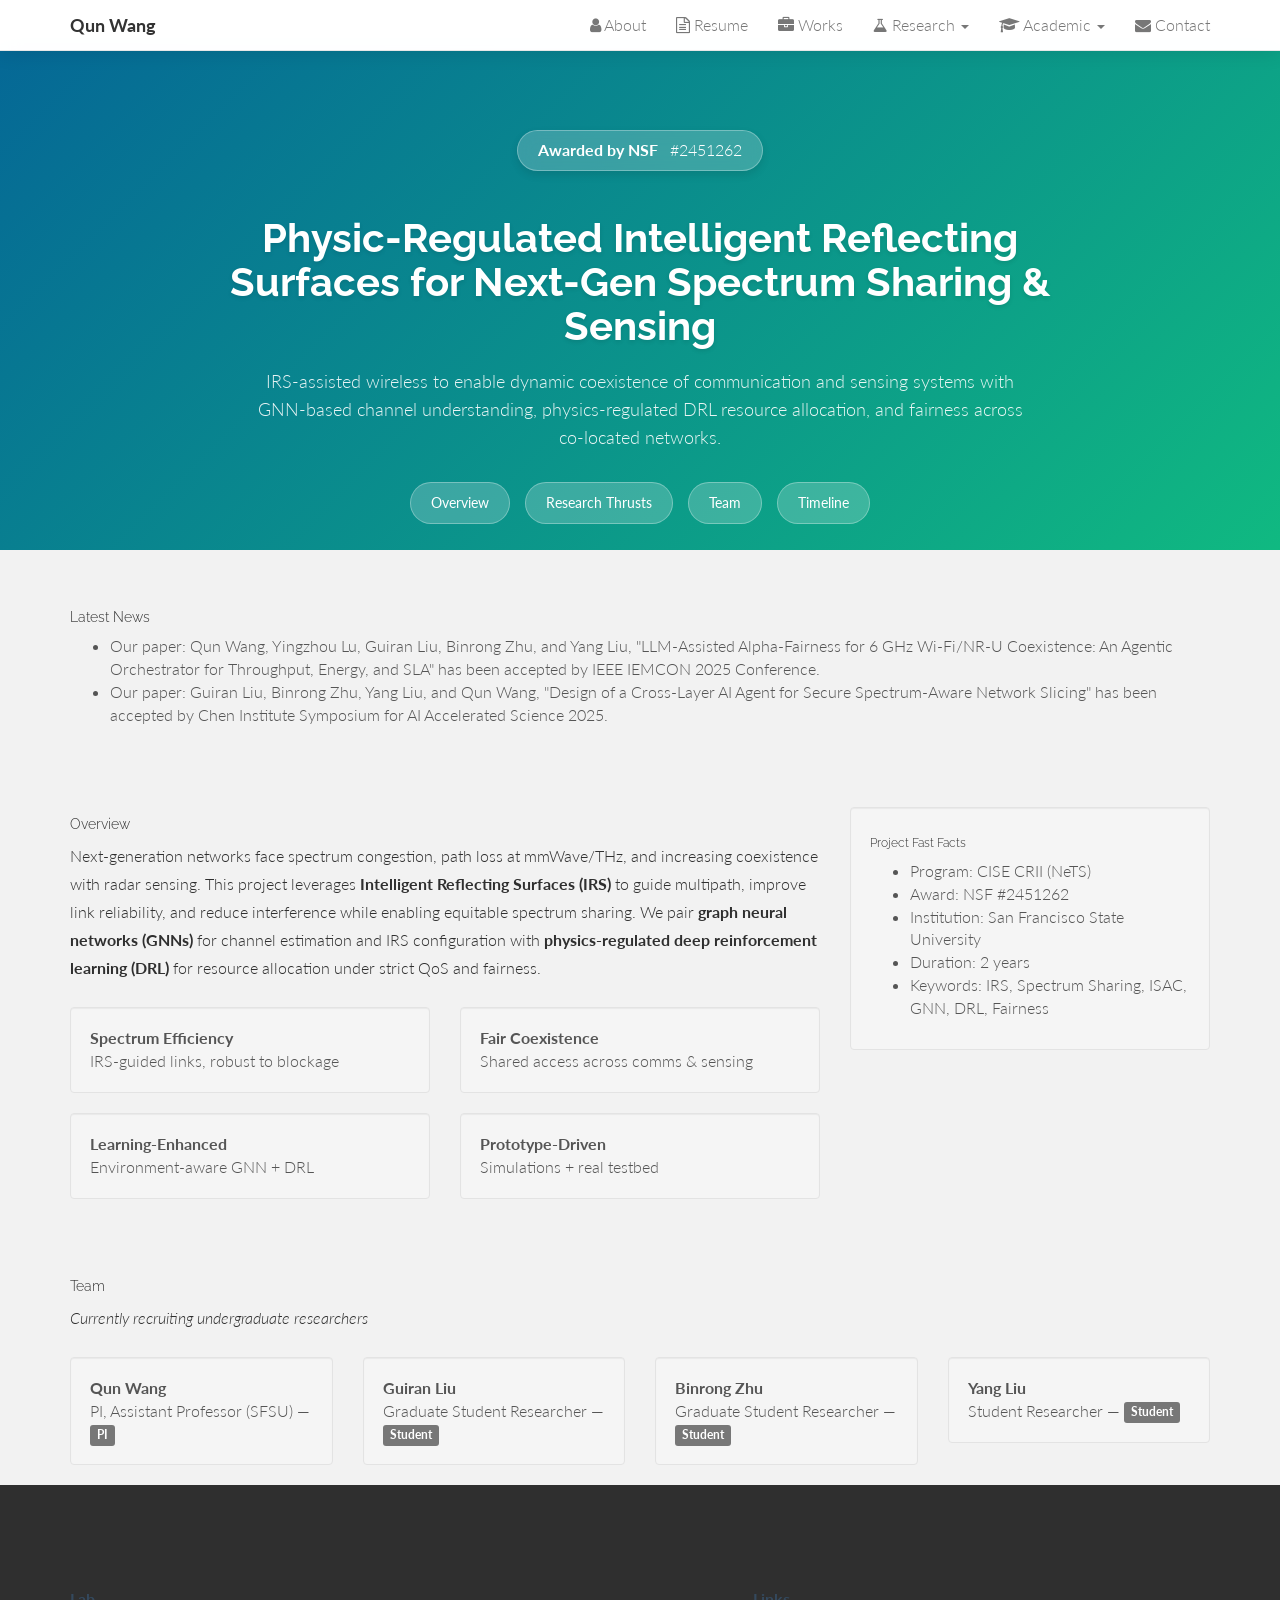
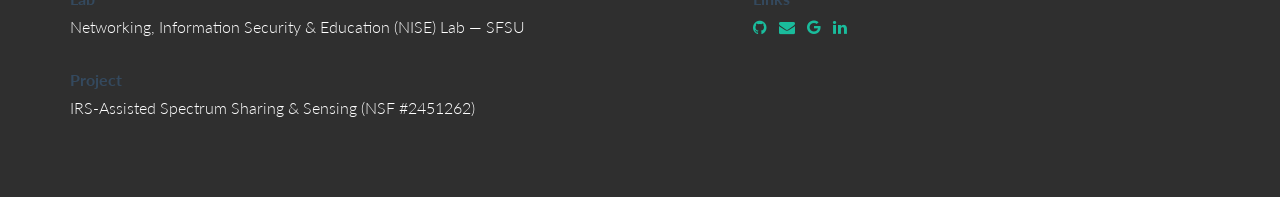
<file: crii.html>
<!DOCTYPE html>
<html lang="en">
<head>
  <meta charset="utf-8">
  <title>CRII Project — IRS-Assisted Spectrum Sharing & Sensing</title>
  <meta content="width=device-width, initial-scale=1.0" name="viewport">
  <meta content="NSF CRII; IRS; spectrum sharing; ISAC; GNN; DRL; fairness" name="keywords">
  <meta content="Physic‑Regulated Intelligent Reflecting Surfaces for Next‑Gen Spectrum Sharing & Sensing (NSF #2451262)" name="description">
  <link href="img/favicon.png" rel="icon">
  <link href="img/apple-touch-icon.png" rel="apple-touch-icon">
  <link href="https://fonts.googleapis.com/css?family=Lato:300,400,700,300italic,400italic|Raleway:400,300,700" rel="stylesheet">
  <link href="lib/bootstrap/css/bootstrap.min.css" rel="stylesheet">
  <link href="lib/font-awesome/css/font-awesome.min.css" rel="stylesheet">
  <link href="css/style.css" rel="stylesheet">
  <style>
    #headerwrap {
      margin-bottom: 0 !important;
      padding-bottom: 20px !important;
    }
    section#overview {
      margin-top: 0 !important;
      padding-top: 20px !important;
    }
  </style>
</head>
<body>
  <nav class="navbar navbar-default navbar-fixed-top" style="background: rgba(255,255,255,0.95); backdrop-filter: blur(10px); box-shadow: 0 2px 20px rgba(0,0,0,0.1);">
    <div class="container">
      <div class="navbar-header">
        <button type="button" class="navbar-toggle collapsed" data-toggle="collapse" data-target="#navbar-collapse" aria-expanded="false">
          <span class="sr-only">Toggle navigation</span>
          <span class="icon-bar"></span>
          <span class="icon-bar"></span>
          <span class="icon-bar"></span>
        </button>
        <a class="navbar-brand" href="index.html" style="font-weight: bold; color: #333;">Qun Wang</a>
      </div>
      <div class="collapse navbar-collapse" id="navbar-collapse">
        <ul class="nav navbar-nav navbar-right">
          <li><a href="index.html#about"><i class="fa fa-user"></i> About</a></li>
          <li><a href="index.html#resume"><i class="fa fa-file-text-o"></i> Resume</a></li>
          <li><a href="index.html#work"><i class="fa fa-briefcase"></i> Works</a></li>
          <li class="dropdown">
            <a href="#" class="dropdown-toggle" data-toggle="dropdown" role="button" aria-haspopup="true" aria-expanded="false">
              <i class="fa fa-flask"></i> Research <span class="caret"></span>
            </a>
            <ul class="dropdown-menu">
              <li><a href="cider-lab.html"><i class="fa fa-flask"></i> CIDER Lab</a></li>
              <li class="active"><a href="crii.html"><i class="fa fa-cogs"></i> CRII Project</a></li>
              <li><a href="publications.html"><i class="fa fa-book"></i> Publications</a></li>
            </ul>
          </li>
          <li class="dropdown">
            <a href="#" class="dropdown-toggle" data-toggle="dropdown" role="button" aria-haspopup="true" aria-expanded="false">
              <i class="fa fa-graduation-cap"></i> Academic <span class="caret"></span>
            </a>
            <ul class="dropdown-menu">
              <li><a href="teaching.html"><i class="fa fa-graduation-cap"></i> Teaching</a></li>
              <li><a href="read-list.html"><i class="fa fa-list-ul"></i> Read List</a></li>
            </ul>
          </li>
          <li><a href="index.html#contact"><i class="fa fa-envelope"></i> Contact</a></li>
        </ul>
      </div>
    </div>
  </nav>

  <div id="headerwrap" style="background: linear-gradient(135deg, #056896 0%, #10b981 100%); padding: 80px 0 60px; margin-top: 50px; color: white;">
    <div class="container">
      <div class="row centered">
        <div class="col-lg-12">
          <div style="text-align: center; max-width: 900px; margin: 0 auto;">
            <div class="inline-flex" style="display:inline-block; padding:8px 20px; border:1px solid rgba(255,255,255,0.3); border-radius:999px; color:white; background:rgba(255,255,255,0.2); box-shadow:0 4px 8px rgba(0,0,0,0.1); backdrop-filter: blur(10px); margin-bottom: 25px;">
              <b style="margin-right:8px;">Awarded by NSF</b> <span>#2451262</span>
            </div>
            <h1 style="color:white; margin-bottom:20px; font-size:2.5em; font-weight:700; text-shadow:0 2px 4px rgba(0,0,0,0.1);">Physic‑Regulated Intelligent Reflecting Surfaces for Next‑Gen Spectrum Sharing &amp; Sensing</h1>
            <p style="color:rgba(255,255,255,0.9); max-width:820px; margin:0 auto 30px; font-size:1.1em; line-height:1.6;">
              IRS‑assisted wireless to enable dynamic coexistence of communication and sensing systems with GNN‑based channel understanding, physics‑regulated DRL resource allocation, and fairness across co‑located networks.
            </p>
            <div style="display:flex; gap:15px; justify-content:center; flex-wrap:wrap;">
              <a href="#overview" class="btn btn-default" style="background:rgba(255,255,255,0.2); border:1px solid rgba(255,255,255,0.3); color:white; padding:10px 20px; border-radius:25px; text-decoration:none; transition:all 0.3s ease;">Overview</a>
              <a href="#thrusts" class="btn btn-default" style="background:rgba(255,255,255,0.2); border:1px solid rgba(255,255,255,0.3); color:white; padding:10px 20px; border-radius:25px; text-decoration:none; transition:all 0.3s ease;">Research Thrusts</a>
              <a href="#team" class="btn btn-default" style="background:rgba(255,255,255,0.2); border:1px solid rgba(255,255,255,0.3); color:white; padding:10px 20px; border-radius:25px; text-decoration:none; transition:all 0.3s ease;">Team</a>
              <a href="#timeline" class="btn btn-default" style="background:rgba(255,255,255,0.2); border:1px solid rgba(255,255,255,0.3); color:white; padding:10px 20px; border-radius:25px; text-decoration:none; transition:all 0.3s ease;">Timeline</a>
            </div>
          </div>
        </div>
      </div>
    </div>
  </div>

  <section>
    <div class="container desc">
      <div class="row">
        <div class="col-lg-12">
          <h5>Latest News</h5>
          <ul>
            <li>Our paper: Qun Wang, Yingzhou Lu, Guiran Liu, Binrong Zhu, and Yang Liu, "LLM‑Assisted Alpha‑Fairness for 6 GHz Wi‑Fi/NR‑U Coexistence: An Agentic Orchestrator for Throughput, Energy, and SLA" has been accepted by IEEE IEMCON 2025 Conference.</li>
            <li>Our paper: Guiran Liu, Binrong Zhu, Yang Liu, and Qun Wang, "Design of a Cross-Layer AI Agent for Secure Spectrum-Aware Network Slicing" has been accepted by Chen Institute Symposium for AI Accelerated Science 2025.</li>
          </ul>
        </div>
      </div>
    </div>
  </section>

  <section id="overview" name="overview">
    <div class="container desc">
      <div class="row">
        <div class="col-lg-8">
          <h5>Overview</h5>
          <p>
            Next‑generation networks face spectrum congestion, path loss at mmWave/THz, and increasing coexistence with radar sensing.
            This project leverages <b>Intelligent Reflecting Surfaces (IRS)</b> to guide multipath, improve link reliability, and reduce interference while enabling equitable spectrum sharing.
            We pair <b>graph neural networks (GNNs)</b> for channel estimation and IRS configuration with <b>physics‑regulated deep reinforcement learning (DRL)</b> for resource allocation under strict QoS and fairness.
          </p>
          <div class="row">
            <div class="col-sm-6">
              <div class="well">
                <b>Spectrum Efficiency</b><br>
                IRS‑guided links, robust to blockage
              </div>
            </div>
            <div class="col-sm-6">
              <div class="well">
                <b>Fair Coexistence</b><br>
                Shared access across comms &amp; sensing
              </div>
            </div>
            <div class="col-sm-6">
              <div class="well">
                <b>Learning‑Enhanced</b><br>
                Environment‑aware GNN + DRL
              </div>
            </div>
            <div class="col-sm-6">
              <div class="well">
                <b>Prototype‑Driven</b><br>
                Simulations + real testbed
              </div>
            </div>
          </div>
        </div>
        <div class="col-lg-4">
          <div class="well">
            <h6>Project Fast Facts</h6>
            <ul>
              <li>Program: CISE CRII (NeTS)</li>
              <li>Award: NSF #2451262</li>
              <li>Institution: San Francisco State University</li>
              <li>Duration: 2 years</li>
              <li>Keywords: IRS, Spectrum Sharing, ISAC, GNN, DRL, Fairness</li>
            </ul>
          </div>
        </div>
      </div>
    </div>
  </section>

  <!-- <section>
    <div class="container desc">
      <div class="row">
        <div class="col-lg-6">
          <h5>Intellectual Merit</h5>
          <ul>
            <li>Environment‑aware GNN for CSI &amp; IRS configuration.</li>
            <li>Physics‑regulated DRL for power/beamforming under QoS.</li>
            <li>Fairness utilities embedded in resource allocation.</li>
          </ul>
        </div>
        <div class="col-lg-6">
          <h5>Broader Impacts</h5>
          <ul>
            <li>Improved spectrum use for smart cities, industrial IoT, AVs.</li>
            <li>Curriculum integration, new courses &amp; hands‑on projects.</li>
            <li>Training for students at a minority‑serving institution (MSI).</li>
          </ul>
        </div>
      </div>
    </div>
  </section> -->

  <!-- <section id="thrusts" name="thrusts">
    <div class="container desc">
      <div class="row">
        <div class="col-lg-12">
          <h5>Research Thrusts</h5>
        </div>
        <div class="col-sm-4">
          <div class="well">
            <b>Thrust 1 — Physics‑Regulated Single‑IRS Optimization</b>
            <ul>
              <li>GNN‑based CSI estimation with location priors</li>
              <li>GNN element grouping &amp; phase shift design</li>
              <li>Physics‑regulated DRL for power allocation &amp; beamforming</li>
            </ul>
          </div>
        </div>
        <div class="col-sm-4">
          <div class="well">
            <b>Thrust 2 — Multi‑IRS Distributed Coordination &amp; Fairness</b>
            <ul>
              <li>Distributed GNN for CSI with over‑the‑air aggregation</li>
              <li>Collaborative phase optimization across IRS panels</li>
              <li>Fairness‑aware, physics‑regularized DRL resource allocation</li>
            </ul>
          </div>
        </div>
        <div class="col-sm-4">
          <div class="well">
            <b>Thrust 3 — Evaluation via Simulation &amp; Prototyping</b>
            <ul>
              <li>NS‑3 / 5G‑LENA simulations for ISAC + Wi‑Fi coexistence</li>
              <li>USRP‑based 5G IoT primaries, Wi‑Fi secondaries, 3× IRS toolkits</li>
              <li>Jetson‑assisted distributed learning, RTX 4090/HPC training</li>
            </ul>
          </div>
        </div>
      </div>
    </div>
  </section> -->

  <!-- <section id="timeline" name="timeline">
    <div class="container desc">
      <div class="row">
        <div class="col-lg-12">
          <h5>Timeline &amp; Milestones</h5>
        </div>
        <div class="col-lg-12">
          <div class="panel panel-default">
            <div class="panel-body">
              <ul>
                <li><b>Year 1 — Q1–Q2</b>: System modeling, dataset generation, centralized GNN for CSI (Thrust 1)</li>
                <li><b>Year 1 — Q3–Q4</b>: IRS grouping &amp; phase design; physics‑regulated DRL; baseline simulations</li>
                <li><b>Year 2 — Q1</b>: Distributed GNN + over‑the‑air aggregation; multi‑IRS phase coordination</li>
                <li><b>Year 2 — Q2</b>: Fairness‑aware DRL and ablations; integration &amp; stress testing</li>
                <li><b>Year 2 — Q3–Q4</b>: Prototype testbed, coursework integration, publications &amp; dataset/tool release</li>
              </ul>
            </div>
          </div>
        </div>
      </div>
    </div>
  </section> -->

  <section id="team" name="team">
    <div class="container desc">
      <div class="row">
        <div class="col-lg-12">
          <h5>Team</h5>
          <p><i>Currently recruiting undergraduate researchers</i></p>
        </div>
        <div class="col-sm-3">
          <div class="well">
            <b>Qun Wang</b><br>
            PI, Assistant Professor (SFSU) — <span class="label label-default">PI</span>
          </div>
        </div>
        <div class="col-sm-3">
          <div class="well">
            <b>Guiran Liu</b><br>
            Graduate Student Researcher — <span class="label label-default">Student</span>
          </div>
        </div>
        <div class="col-sm-3">
          <div class="well">
            <b>Binrong Zhu</b><br>
            Graduate Student Researcher — <span class="label label-default">Student</span>
          </div>
        </div>
        <div class="col-sm-3">
          <div class="well">
            <b>Yang Liu</b><br>
            Student Researcher — <span class="label label-default">Student</span>
          </div>
        </div>
      </div>
    </div>
  </section>


  <section id="contact" name="contact">
    <div id="footwrap">
      <div class="container desc">
        <div class="row">
          <div class="col-lg-7">
            <p><t>Lab</t><br/> Networking, Information Security &amp; Education (NISE) Lab — SFSU</p>
            <p><t>Project</t><br/> IRS‑Assisted Spectrum Sharing &amp; Sensing (NSF #2451262)</p>
          </div>
          <div class="col-lg-5">
            <p><t>Links</t><br/>
              <a href="https://github.com/claudwq" target="_blank"><i class="fa fa-github"></i></a>
              <a href="mailto:qunwang@sfsu.edu"><i class="fa fa-envelope"></i></a>
              <a href="https://scholar.google.com/citations?user=i2WquFgAAAAJ&hl=en" target="_blank"><i class="fa fa-google"></i></a>
              <a href="https://www.linkedin.com/in/qun-wang-claud/" target="_blank"><i class="fa fa-linkedin"></i></a>
            </p>
          </div>
        </div>
      </div>
    </div>
  </section>

  <script src="lib/jquery/jquery.min.js"></script>
  <script src="lib/bootstrap/js/bootstrap.min.js"></script>
  <script src="lib/php-mail-form/validate.js"></script>
  <script src="lib/chart/chart.js"></script>
  <script src="lib/easing/easing.min.js"></script>
  <script src="js/main.js"></script>
</body>
</html>
</file>
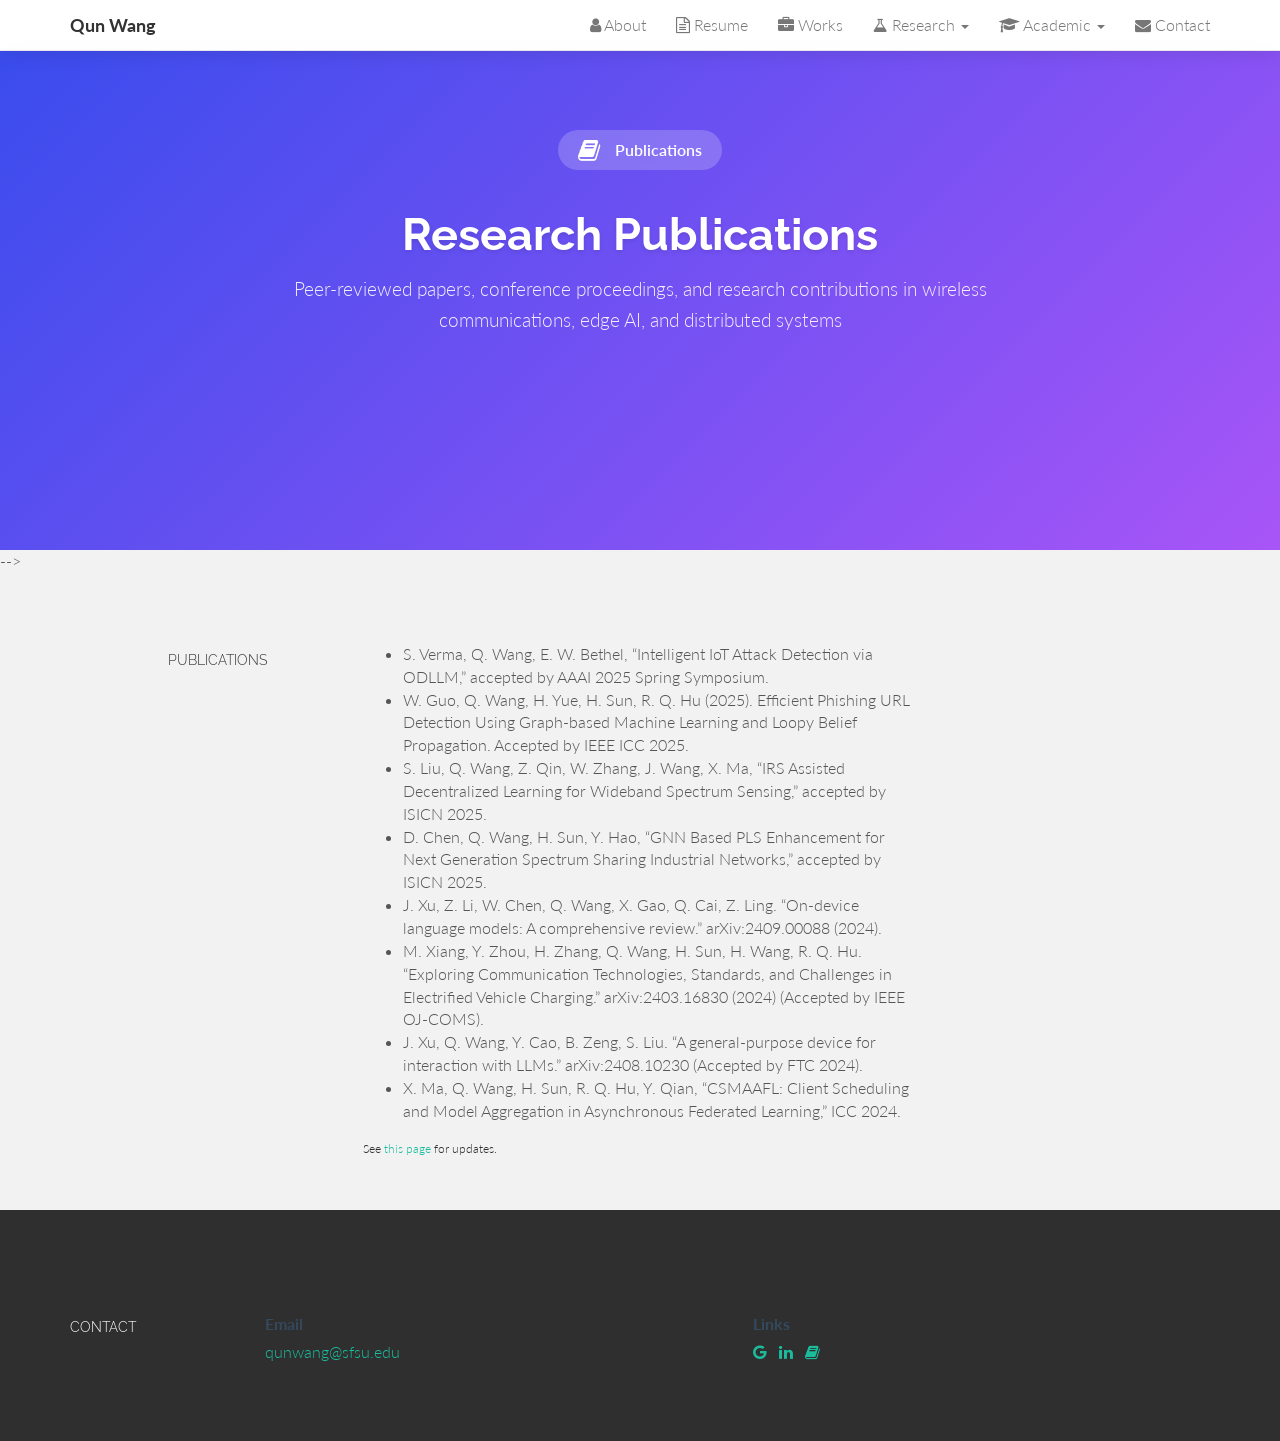
<file: publications.html>
<!DOCTYPE html>
<html lang="en">
<head>
  <meta charset="utf-8">
  <title>Qun Wang (王群) — Publications</title>
  <meta content="width=device-width, initial-scale=1.0" name="viewport">
  <meta content="" name="keywords">
  <meta content="" name="description">
  <!-- Favicons -->
  <link href="img/favicon.png" rel="icon">
  <link href="img/apple-touch-icon.png" rel="apple-touch-icon">
  <!-- Google Fonts -->
  <link href="https://fonts.googleapis.com/css?family=Lato:300,400,700,300italic,400italic|Raleway:400,300,700" rel="stylesheet">
  <!-- Bootstrap CSS File -->
  <link href="lib/bootstrap/css/bootstrap.min.css" rel="stylesheet">
  <!-- Libraries CSS Files -->
  <link href="lib/font-awesome/css/font-awesome.min.css" rel="stylesheet">
  <!-- Main Stylesheet File -->
  <link href="css/style.css" rel="stylesheet">
  <style>
    #headerwrap {
      margin-bottom: 0 !important;
      padding-bottom: 20px !important;
    }
    section#main {
      margin-top: 0 !important;
      padding-top: 20px !important;
    }
  </style>
</head>
<body data-spy="scroll" data-offset="64" data-target=".navbar">
  <nav class="navbar navbar-default navbar-fixed-top" style="background: rgba(255,255,255,0.95); backdrop-filter: blur(10px); box-shadow: 0 2px 20px rgba(0,0,0,0.1);">
    <div class="container">
      <div class="navbar-header">
        <button type="button" class="navbar-toggle collapsed" data-toggle="collapse" data-target="#navbar-collapse" aria-expanded="false">
          <span class="sr-only">Toggle navigation</span>
          <span class="icon-bar"></span>
          <span class="icon-bar"></span>
          <span class="icon-bar"></span>
        </button>
        <a class="navbar-brand" href="index.html" style="font-weight: bold; color: #333;">Qun Wang</a>
      </div>
      <div class="collapse navbar-collapse" id="navbar-collapse">
        <ul class="nav navbar-nav navbar-right">
          <li><a href="index.html#about"><i class="fa fa-user"></i> About</a></li>
          <li><a href="index.html#resume"><i class="fa fa-file-text-o"></i> Resume</a></li>
          <li><a href="index.html#work"><i class="fa fa-briefcase"></i> Works</a></li>
          <li class="dropdown">
            <a href="#" class="dropdown-toggle" data-toggle="dropdown" role="button" aria-haspopup="true" aria-expanded="false">
              <i class="fa fa-flask"></i> Research <span class="caret"></span>
            </a>
            <ul class="dropdown-menu">
              <li><a href="cider-lab.html"><i class="fa fa-flask"></i> CIDER Lab</a></li>
              <li><a href="crii.html"><i class="fa fa-cogs"></i> CRII Project</a></li>
              <li class="active"><a href="publications.html"><i class="fa fa-book"></i> Publications</a></li>
            </ul>
          </li>
          <li class="dropdown">
            <a href="#" class="dropdown-toggle" data-toggle="dropdown" role="button" aria-haspopup="true" aria-expanded="false">
              <i class="fa fa-graduation-cap"></i> Academic <span class="caret"></span>
            </a>
            <ul class="dropdown-menu">
              <li><a href="teaching.html"><i class="fa fa-graduation-cap"></i> Teaching</a></li>
              <li><a href="read-list.html"><i class="fa fa-list-ul"></i> Read List</a></li>
            </ul>
          </li>
          <li><a href="index.html#contact"><i class="fa fa-envelope"></i> Contact</a></li>
        </ul>
      </div>
    </div>
  </nav>
  <div id="headerwrap" style="background: linear-gradient(135deg, #3a4ced 0%, #a855f7 100%); padding: 80px 0 60px; margin-top: 50px; color: white;">
    <div class="container">
      <div class="row centered">
        <div class="col-lg-12">
          <div style="text-align: center; max-width: 800px; margin: 0 auto;">
            <div style="display: inline-flex; align-items: center; gap: 15px; margin-bottom: 20px; padding: 8px 20px; background: rgba(255,255,255,0.2); border-radius: 25px; backdrop-filter: blur(10px);">
              <i class="fa fa-book" style="font-size: 24px;"></i>
              <span style="font-weight: 600;">Publications</span>
            </div>
            <h1 style="font-size: 2.8em; font-weight: 700; margin-bottom: 15px; text-shadow: 0 2px 4px rgba(0,0,0,0.1);">Research Publications</h1>
            <p style="font-size: 1.2em; opacity: 0.9; margin-bottom: 30px; line-height: 1.6;">Peer-reviewed papers, conference proceedings, and research contributions in wireless communications, edge AI, and distributed systems</p>
          </div>
        </div>
      </div>
    </div>
  </div>


  <!-- <div id="headerwrap">
    <div class="container">
      <div class="row centered">
        <div class="col-lg-12">
          <h1><font color="#060606">Publications</font></h1>
          <h3><font color="#060606">Research Papers and Academic Publications</font></h3>
          <p><font color="#060606">Recent publications in edge AI, federated learning, wireless communication, and cybersecurity</font></p>
        </div>
        <!--/.col-lg-12 -->
      </div>
      <!--/.row -->
    </div>
    <!--/.container -->
  </div> -->
  <!--/.#headerwrap -->

  <section id="main" name="main">
    <div class="container desc">
      <div class="row">
        <div class="col-lg-2 col-lg-offset-1">
          <h5>PUBLICATIONS</h5>
        </div>
        <div class="col-lg-6">
          <ul>
            <li>S. Verma, Q. Wang, E. W. Bethel, “Intelligent IoT Attack Detection via ODLLM,” accepted by AAAI 2025 Spring Symposium.</li>
            <li>W. Guo, Q. Wang, H. Yue, H. Sun, R. Q. Hu (2025). Efficient Phishing URL Detection Using Graph-based Machine Learning and Loopy Belief Propagation. Accepted by IEEE ICC 2025.</li>
            <li>S. Liu, Q. Wang, Z. Qin, W. Zhang, J. Wang, X. Ma, “IRS Assisted Decentralized Learning for Wideband Spectrum Sensing,” accepted by ISICN 2025.</li>
            <li>D. Chen, Q. Wang, H. Sun, Y. Hao, “GNN Based PLS Enhancement for Next Generation Spectrum Sharing Industrial Networks,” accepted by ISICN 2025.</li>
            <li>J. Xu, Z. Li, W. Chen, Q. Wang, X. Gao, Q. Cai, Z. Ling. “On-device language models: A comprehensive review.” arXiv:2409.00088 (2024).</li>
            <li>M. Xiang, Y. Zhou, H. Zhang, Q. Wang, H. Sun, H. Wang, R. Q. Hu. “Exploring Communication Technologies, Standards, and Challenges in Electrified Vehicle Charging.” arXiv:2403.16830 (2024) (Accepted by IEEE OJ-COMS).</li>
            <li>J. Xu, Q. Wang, Y. Cao, B. Zeng, S. Liu. “A general-purpose device for interaction with LLMs.” arXiv:2408.10230 (Accepted by FTC 2024).</li>
            <li>X. Ma, Q. Wang, H. Sun, R. Q. Hu, Y. Qian, “CSMAAFL: Client Scheduling and Model Aggregation in Asynchronous Federated Learning,” ICC 2024.</li>
          </ul>
          <p><sm>See <a href="https://scholar.google.com/citations?user=i2WquFgAAAAJ&hl=en">this page</a> for updates.</sm></p>
        </div>
      </div>
      <br>
    </div>
  </section>
  <section id="contact" name="contact">
    <div id="footwrap">
      <div class="container desc">
        <div class="row">
          <div class="col-lg-2">
            <h5>CONTACT</h5>
          </div>
          <div class="col-lg-5">
            <p><t>Email</t><br/> <a href="mailto:qunwang@sfsu.edu">qunwang@sfsu.edu</a></p>
          </div>
          <div class="col-lg-5">
            <p><t>Links</t><br/>
              <a href="https://scholar.google.com/citations?user=i2WquFgAAAAJ&hl=en"><i class="fa fa-google"></i></a>
              <a href="https://www.linkedin.com/in/qun-wang-a42ba9116/"><i class="fa fa-linkedin"></i></a>
              <a href="https://www.researchgate.net/profile/Qun_Wang50"><i class="fa fa-book"></i></a>
            </p>
          </div>
        </div>
      </div>
    </div>
  </section>
  <!-- JavaScript Libraries -->
  <script src="lib/jquery/jquery.min.js"></script>
  <script src="lib/bootstrap/js/bootstrap.min.js"></script>
  <script src="lib/php-mail-form/validate.js"></script>
  <script src="lib/chart/chart.js"></script>
  <script src="lib/easing/easing.min.js"></script>
  <!-- Template Main Javascript File -->
  <script src="js/main.js"></script>
</body>
</html>
</file>
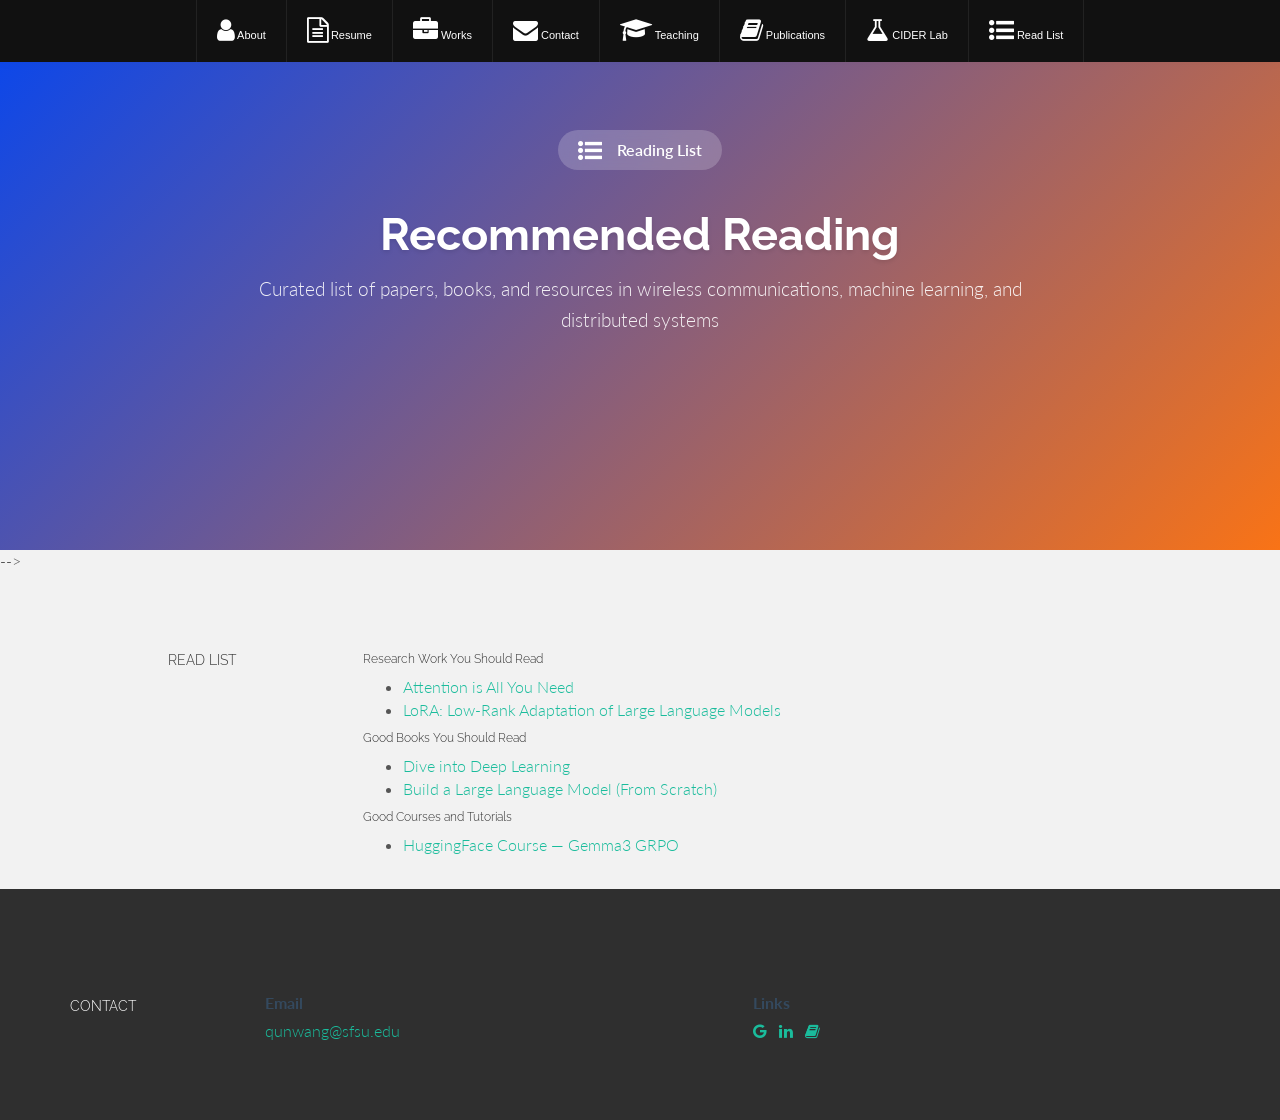
<file: read-list.html>
<!DOCTYPE html>
<html lang="en">
<head>
  <meta charset="utf-8">
  <title>Qun Wang (王群) — Read List</title>
  <meta content="width=device-width, initial-scale=1.0" name="viewport">
  <meta content="" name="keywords">
  <meta content="" name="description">
  <!-- Favicons -->
  <link href="img/favicon.png" rel="icon">
  <link href="img/apple-touch-icon.png" rel="apple-touch-icon">
  <!-- Google Fonts -->
  <link href="https://fonts.googleapis.com/css?family=Lato:300,400,700,300italic,400italic|Raleway:400,300,700" rel="stylesheet">
  <!-- Bootstrap CSS File -->
  <link href="lib/bootstrap/css/bootstrap.min.css" rel="stylesheet">
  <!-- Libraries CSS Files -->
  <link href="lib/font-awesome/css/font-awesome.min.css" rel="stylesheet">
  <!-- Main Stylesheet File -->
  <link href="css/style.css" rel="stylesheet">
  <style>
    #headerwrap {
      margin-bottom: 0 !important;
      padding-bottom: 20px !important;
    }
    section#main {
      margin-top: 0 !important;
      padding-top: 20px !important;
    }
  </style>
</head>
<body data-spy="scroll" data-offset="64" data-target=".navbar">
  <nav class="navbar navbar-default navbar-fixed-top" style="background: rgba(255,255,255,0.95); backdrop-filter: blur(10px); box-shadow: 0 2px 20px rgba(0,0,0,0.1);">
    <div class="container">
      <div class="navbar-header">
        <button type="button" class="navbar-toggle collapsed" data-toggle="collapse" data-target="#navbar-collapse" aria-expanded="false">
          <span class="sr-only">Toggle navigation</span>
          <span class="icon-bar"></span>
          <span class="icon-bar"></span>
          <span class="icon-bar"></span>
        </button>
        <a class="navbar-brand" href="index.html" style="font-weight: bold; color: #333;">Qun Wang</a>
      </div>
      <div class="collapse navbar-collapse" id="navbar-collapse">
        <ul class="nav navbar-nav navbar-right">
          <li><a href="index.html#about"><i class="fa fa-user"></i> About</a></li>
          <li><a href="index.html#resume"><i class="fa fa-file-text-o"></i> Resume</a></li>
          <li><a href="index.html#work"><i class="fa fa-briefcase"></i> Works</a></li>
          <li class="dropdown">
            <a href="#" class="dropdown-toggle" data-toggle="dropdown" role="button" aria-haspopup="true" aria-expanded="false">
              <i class="fa fa-flask"></i> Research <span class="caret"></span>
            </a>
            <ul class="dropdown-menu">
              <li><a href="cider-lab.html"><i class="fa fa-flask"></i> CIDER Lab</a></li>
              <li><a href="crii.html"><i class="fa fa-cogs"></i> CRII Project</a></li>
              <li><a href="publications.html"><i class="fa fa-book"></i> Publications</a></li>
            </ul>
          </li>
          <li class="dropdown">
            <a href="#" class="dropdown-toggle" data-toggle="dropdown" role="button" aria-haspopup="true" aria-expanded="false">
              <i class="fa fa-graduation-cap"></i> Academic <span class="caret"></span>
            </a>
            <ul class="dropdown-menu">
              <li><a href="teaching.html"><i class="fa fa-graduation-cap"></i> Teaching</a></li>
              <li class="active"><a href="read-list.html"><i class="fa fa-list-ul"></i> Read List</a></li>
            </ul>
          </li>
          <li><a href="index.html#contact"><i class="fa fa-envelope"></i> Contact</a></li>
        </ul>
      </div>
    </div>
  </nav>
  <div id="headerwrap" style="background: linear-gradient(135deg, #0c47ea 0%, #f97316 100%); padding: 80px 0 60px; margin-top: 50px; color: white;">
    <div class="container">
      <div class="row centered">
        <div class="col-lg-12">
          <div style="text-align: center; max-width: 800px; margin: 0 auto;">
            <div style="display: inline-flex; align-items: center; gap: 15px; margin-bottom: 20px; padding: 8px 20px; background: rgba(255,255,255,0.2); border-radius: 25px; backdrop-filter: blur(10px);">
              <i class="fa fa-list-ul" style="font-size: 24px;"></i>
              <span style="font-weight: 600;">Reading List</span>
            </div>
            <h1 style="font-size: 2.8em; font-weight: 700; margin-bottom: 15px; text-shadow: 0 2px 4px rgba(0,0,0,0.1);">Recommended Reading</h1>
            <p style="font-size: 1.2em; opacity: 0.9; margin-bottom: 30px; line-height: 1.6;">Curated list of papers, books, and resources in wireless communications, machine learning, and distributed systems</p>
          </div>
        </div>
      </div>
    </div>
  </div>
  <!-- <div id="section-topbar">
    <div id="topbar-inner">
      <div class="container">
        <div class="row">
          <div class="dropdown">
            <ul id="nav" class="nav">
              <li class="menu-item"><a href="index.html" title="Home"><i class="fa fa-home"></i></a></li>
              <li class="menu-item"><a class="smothscroll" href="#main" title="Content"><i class="fa fa-file-text-o"></i></a></li>
              <li class="menu-item"><a href="teaching.html" title="Teaching"><i class="fa fa-graduation-cap"></i></a></li>
              <li class="menu-item"><a href="publications.html" title="Publications"><i class="fa fa-book"></i></a></li>
              <li class="menu-item"><a href="cider-lab.html" title="SFSU CIDER Lab"><i class="fa fa-flask"></i></a></li>
              <li class="menu-item"><a href="read-list.html" title="Read List"><i class="fa fa-list-ul"></i></a></li>
              <li class="menu-item"><a class="smothscroll" href="#contact" title="Contact"><i class="fa fa-envelope"></i></a></li>
            </ul>
          </div>
          <div class="clear"></div>
        </div>
      </div>
      <div class="clear"></div>
    </div>
  </div>
  <div id="headerwrap">
    <div class="container">
      <div class="row centered">
        <div class="col-lg-12">
          <h1><font color="#00FFFF">Qun Wang (王群)</font></h1>
          <h3><font color="#00FFFF">Assistant Professor, Computer Science @ SFSU | <a style="color:#00FFFF; text-decoration: underline;" href="mailto:qunwang@sfsu.edu">qunwang@sfsu.edu</a></font></h3>
        </div>
      </div>
    </div>
  </div> -->
  <div id="section-topbar">
    <div id="topbar-inner">
      <div class="container">
        <div class="row">
          <div class="dropdown">
            <ul id="nav" class="nav">
              <li class="menu-item"><a href="index.html#about" title="About"><i class="fa fa-user"></i> About</a></li>
              <li class="menu-item"><a href="index.html#resume" title="Resume"><i class="fa fa-file-text-o"></i> Resume</a></li>
              <li class="menu-item"><a href="index.html#work" title="Works"><i class="fa fa-briefcase"></i> Works</a></li>
              <li class="menu-item"><a href="index.html#contact" title="Contact"><i class="fa fa-envelope"></i> Contact</a></li>
              <!-- Added page links with text labels -->
              <li class="menu-item"><a href="teaching.html" title="Teaching"><i class="fa fa-graduation-cap"></i> Teaching</a></li>
              <li class="menu-item"><a href="publications.html" title="Publications"><i class="fa fa-book"></i> Publications</a></li>
              <li class="menu-item"><a href="cider-lab.html" title="SFSU CIDER Lab"><i class="fa fa-flask"></i> CIDER Lab</a></li>
              <li class="menu-item"><a href="read-list.html" title="Read List"><i class="fa fa-list-ul"></i> Read List</a></li>
            </ul>
            <!--/ uL#nav -->
          </div>
          <!-- /.dropdown -->

          <div class="clear"></div>
        </div>
        <!--/.row -->
      </div>
      <!--/.container -->

      <div class="clear"></div>
    </div>
    <!--/ #topbar-inner -->
  </div>
  <!--/ #section-topbar -->

<!-- 
  <div id="headerwrap">
    <div class="container">
      <div class="row centered">
        <div class="col-lg-12">
          <h1><font color="#060606">Read List</font></h1>
          <h3><font color="#060606">Recommended Research Papers, Books, and Resources</font></h3>
          <p><font color="#060606">Essential readings in machine learning, deep learning, and computer science</font></p>
        </div>
        <!--/.col-lg-12 -->
      </div>
      <!--/.row -->
    </div>
    <!--/.container -->
  </div> -->
  <!--/.#headerwrap -->
  <section id="main" name="main">
    <div class="container desc">
      <div class="row">
        <div class="col-lg-2 col-lg-offset-1">
          <h5>READ LIST</h5>
        </div>
        <div class="col-lg-6">
          <h6>Research Work You Should Read</h6>
          <ul>
            <li><a href="https://proceedings.neurips.cc/paper_files/paper/2017/file/3f5ee243547dee91fbd053c1c4a845aa-Paper.pdf">Attention is All You Need</a></li>
            <li><a href="https://arxiv.org/abs/2106.09685">LoRA: Low-Rank Adaptation of Large Language Models</a></li>
          </ul>
          <h6>Good Books You Should Read</h6>
          <ul>
            <li><a href="https://d2l.ai/">Dive into Deep Learning</a></li>
            <li><a href="https://github.com/rasbt/LLMs-from-scratch">Build a Large Language Model (From Scratch)</a></li>
          </ul>
          <h6>Good Courses and Tutorials</h6>
          <ul>
            <li><a href="https://colab.research.google.com/github/unslothai/notebooks/blob/main/nb/HuggingFace%20Course-Gemma3_(1B)-GRPO.ipynb#scrollTo=S5FksZpSaXQ7">HuggingFace Course — Gemma3 GRPO</a></li>
          </ul>
        </div>
      </div>
      <br>
    </div>
  </section>
  <section id="contact" name="contact">
    <div id="footwrap">
      <div class="container desc">
        <div class="row">
          <div class="col-lg-2">
            <h5>CONTACT</h5>
          </div>
          <div class="col-lg-5">
            <p><t>Email</t><br/> <a href="mailto:qunwang@sfsu.edu">qunwang@sfsu.edu</a></p>
          </div>
          <div class="col-lg-5">
            <p><t>Links</t><br/>
              <a href="https://scholar.google.com/citations?user=i2WquFgAAAAJ&hl=en"><i class="fa fa-google"></i></a>
              <a href="https://www.linkedin.com/in/qun-wang-a42ba9116/"><i class="fa fa-linkedin"></i></a>
              <a href="https://www.researchgate.net/profile/Qun_Wang50"><i class="fa fa-book"></i></a>
            </p>
          </div>
        </div>
      </div>
    </div>
  </section>
  <!-- JavaScript Libraries -->
  <script src="lib/jquery/jquery.min.js"></script>
  <script src="lib/bootstrap/js/bootstrap.min.js"></script>
  <script src="lib/php-mail-form/validate.js"></script>
  <script src="lib/chart/chart.js"></script>
  <script src="lib/easing/easing.min.js"></script>
  <!-- Template Main Javascript File -->
  <script src="js/main.js"></script>
</body>
</html>
</file>
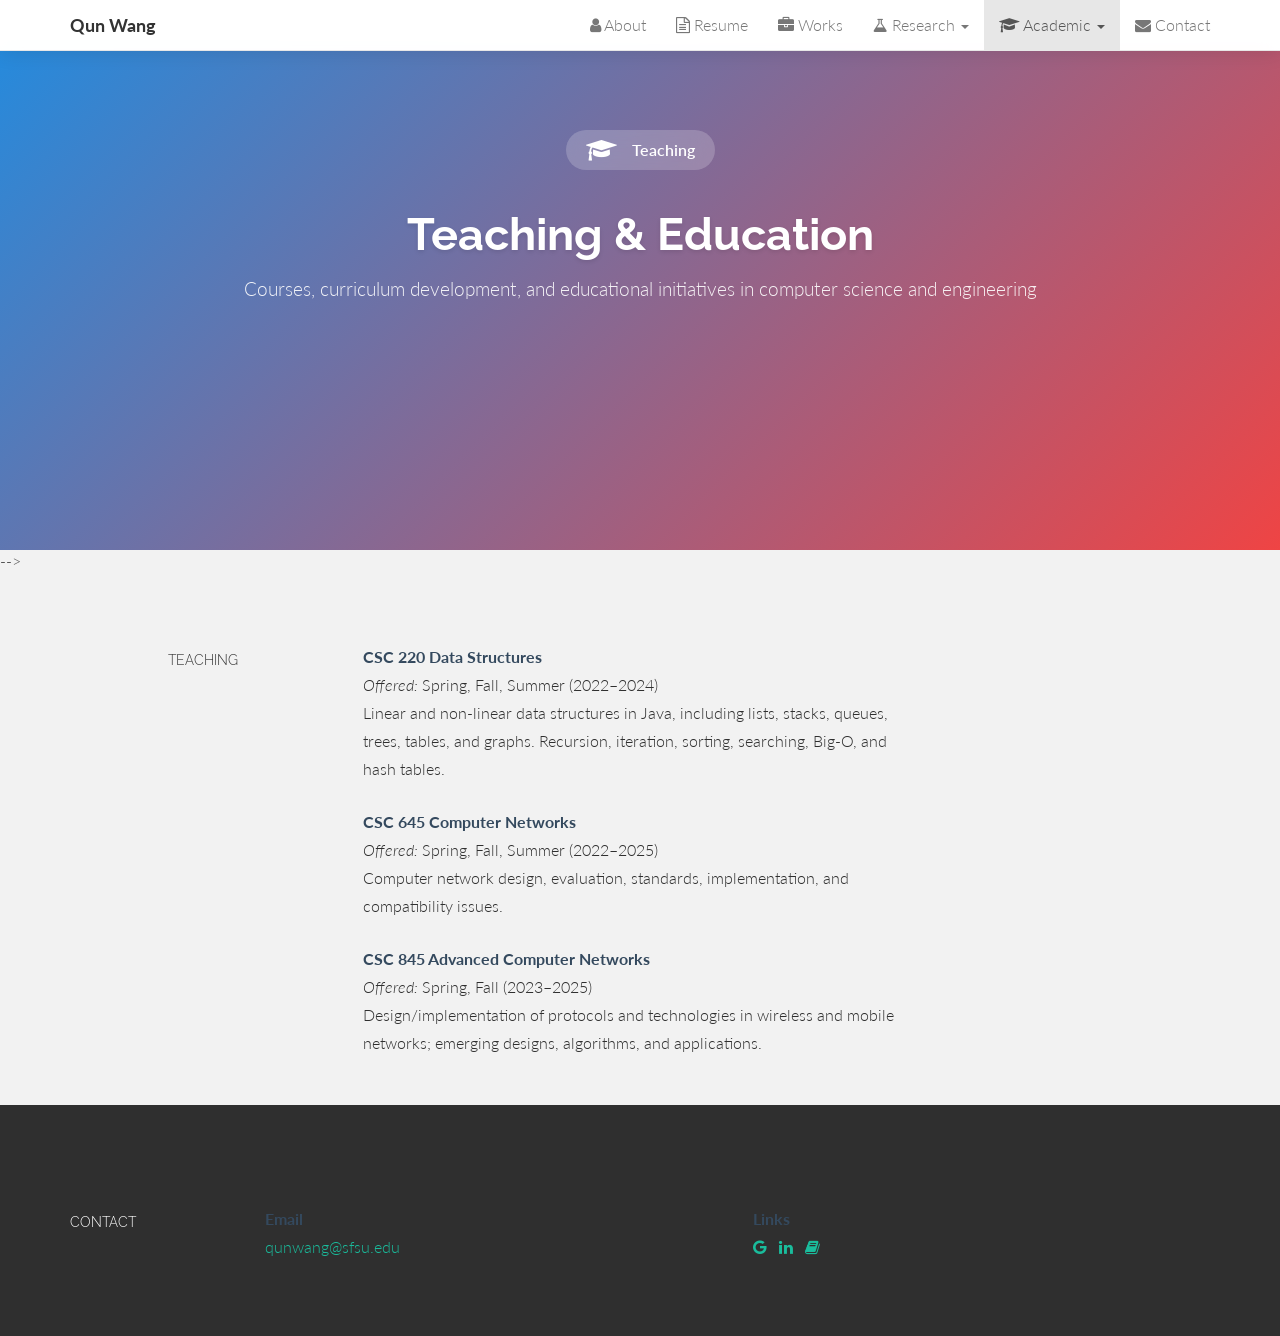
<file: teaching.html>
<!DOCTYPE html>
<html lang="en">
<head>
  <meta charset="utf-8">
  <title>Qun Wang (王群) — Teaching</title>
  <meta content="width=device-width, initial-scale=1.0" name="viewport">
  <meta content="" name="keywords">
  <meta content="" name="description">
  <!-- Favicons -->
  <link href="img/favicon.png" rel="icon">
  <link href="img/apple-touch-icon.png" rel="apple-touch-icon">
  <!-- Google Fonts -->
  <link href="https://fonts.googleapis.com/css?family=Lato:300,400,700,300italic,400italic|Raleway:400,300,700" rel="stylesheet">
  <!-- Bootstrap CSS File -->
  <link href="lib/bootstrap/css/bootstrap.min.css" rel="stylesheet">
  <!-- Libraries CSS Files -->
  <link href="lib/font-awesome/css/font-awesome.min.css" rel="stylesheet">
  <!-- Main Stylesheet File -->
  <link href="css/style.css" rel="stylesheet">
  <style>
    #headerwrap {
      margin-bottom: 0 !important;
      padding-bottom: 20px !important;
    }
    section#main {
      margin-top: 0 !important;
      padding-top: 20px !important;
    }
  </style>
</head>
<body data-spy="scroll" data-offset="64" data-target=".navbar">
  <nav class="navbar navbar-default navbar-fixed-top" style="background: rgba(255,255,255,0.95); backdrop-filter: blur(10px); box-shadow: 0 2px 20px rgba(0,0,0,0.1);">
    <div class="container">
      <div class="navbar-header">
        <button type="button" class="navbar-toggle collapsed" data-toggle="collapse" data-target="#navbar-collapse" aria-expanded="false">
          <span class="sr-only">Toggle navigation</span>
          <span class="icon-bar"></span>
          <span class="icon-bar"></span>
          <span class="icon-bar"></span>
        </button>
        <a class="navbar-brand" href="index.html" style="font-weight: bold; color: #333;">Qun Wang</a>
      </div>
      <div class="collapse navbar-collapse" id="navbar-collapse">
        <ul class="nav navbar-nav navbar-right">
          <li><a href="index.html#about"><i class="fa fa-user"></i> About</a></li>
          <li><a href="index.html#resume"><i class="fa fa-file-text-o"></i> Resume</a></li>
          <li><a href="index.html#work"><i class="fa fa-briefcase"></i> Works</a></li>
          <li class="dropdown">
            <a href="#" class="dropdown-toggle" data-toggle="dropdown" role="button" aria-haspopup="true" aria-expanded="false">
              <i class="fa fa-flask"></i> Research <span class="caret"></span>
            </a>
            <ul class="dropdown-menu">
              <li><a href="cider-lab.html"><i class="fa fa-flask"></i> CIDER Lab</a></li>
              <li><a href="crii.html"><i class="fa fa-cogs"></i> CRII Project</a></li>
              <li><a href="publications.html"><i class="fa fa-book"></i> Publications</a></li>
            </ul>
          </li>
          <li class="dropdown active">
            <a href="#" class="dropdown-toggle" data-toggle="dropdown" role="button" aria-haspopup="true" aria-expanded="false">
              <i class="fa fa-graduation-cap"></i> Academic <span class="caret"></span>
            </a>
            <ul class="dropdown-menu">
              <li class="active"><a href="teaching.html"><i class="fa fa-graduation-cap"></i> Teaching</a></li>
              <li><a href="read-list.html"><i class="fa fa-list-ul"></i> Read List</a></li>
            </ul>
          </li>
          <li><a href="index.html#contact"><i class="fa fa-envelope"></i> Contact</a></li>
        </ul>
      </div>
    </div>
  </nav>
  <div id="headerwrap" style="background: linear-gradient(135deg, #268adc 0%, #ef4444 100%); padding: 80px 0 60px; margin-top: 50px; color: white;">
    <div class="container">
      <div class="row centered">
        <div class="col-lg-12">
          <div style="text-align: center; max-width: 800px; margin: 0 auto;">
            <div style="display: inline-flex; align-items: center; gap: 15px; margin-bottom: 20px; padding: 8px 20px; background: rgba(255,255,255,0.2); border-radius: 25px; backdrop-filter: blur(10px);">
              <i class="fa fa-graduation-cap" style="font-size: 24px;"></i>
              <span style="font-weight: 600;">Teaching</span>
            </div>
            <h1 style="font-size: 2.8em; font-weight: 700; margin-bottom: 15px; text-shadow: 0 2px 4px rgba(0,0,0,0.1);">Teaching & Education</h1>
            <p style="font-size: 1.2em; opacity: 0.9; margin-bottom: 30px; line-height: 1.6;">Courses, curriculum development, and educational initiatives in computer science and engineering</p>
          </div>
        </div>
      </div>
    </div>
  </div>


  <!-- <div id="headerwrap">
    <div class="container">
      <div class="row centered">
        <div class="col-lg-12">
          <h1><font color="#060606">Teaching</font></h1>
          <h3><font color="#060606">Computer Science Courses at SFSU</font></h3>
          <p><font color="#060606">Data Structures, Computer Networks, and Advanced Computer Networks</font></p>
        </div>
        <!--/.col-lg-12 -->
      </div>
      <!--/.row -->
    </div>
    <!--/.container -->
  </div> -->
  <!--/.#headerwrap -->


  <section id="main" name="main">
    <div class="container desc">
      <div class="row">
        <div class="col-lg-2 col-lg-offset-1">
          <h5>TEACHING</h5>
        </div>
        <div class="col-lg-6">
          <p><t>CSC 220 Data Structures</t><br/>
          <i>Offered:</i> Spring, Fall, Summer (2022–2024)<br/>
          Linear and non-linear data structures in Java, including lists, stacks, queues, trees, tables, and graphs. Recursion, iteration, sorting, searching, Big-O, and hash tables.</p>
          <p><t>CSC 645 Computer Networks</t><br/>
          <i>Offered:</i> Spring, Fall, Summer (2022–2025)<br/>
          Computer network design, evaluation, standards, implementation, and compatibility issues.</p>
          <p><t>CSC 845 Advanced Computer Networks</t><br/>
          <i>Offered:</i> Spring, Fall (2023–2025)<br/>
          Design/implementation of protocols and technologies in wireless and mobile networks; emerging designs, algorithms, and applications.</p>
        </div>
      </div>
      <br>
    </div>
  </section>
  <section id="contact" name="contact">
    <div id="footwrap">
      <div class="container desc">
        <div class="row">
          <div class="col-lg-2">
            <h5>CONTACT</h5>
          </div>
          <div class="col-lg-5">
            <p><t>Email</t><br/> <a href="mailto:qunwang@sfsu.edu">qunwang@sfsu.edu</a></p>
          </div>
          <div class="col-lg-5">
            <p><t>Links</t><br/>
              <a href="https://scholar.google.com/citations?user=i2WquFgAAAAJ&hl=en"><i class="fa fa-google"></i></a>
              <a href="https://www.linkedin.com/in/qun-wang-a42ba9116/"><i class="fa fa-linkedin"></i></a>
              <a href="https://www.researchgate.net/profile/Qun_Wang50"><i class="fa fa-book"></i></a>
            </p>
          </div>
        </div>
      </div>
    </div>
  </section>
  <!-- JavaScript Libraries -->
  <script src="lib/jquery/jquery.min.js"></script>
  <script src="lib/bootstrap/js/bootstrap.min.js"></script>
  <script src="lib/php-mail-form/validate.js"></script>
  <script src="lib/chart/chart.js"></script>
  <script src="lib/easing/easing.min.js"></script>
  <!-- Template Main Javascript File -->
  <script src="js/main.js"></script>
</body>
</html>
</file>
<file: css/style.css>
body {
  background-color: #f2f2f2;
  font-family: "Lato";
  font-weight: 300;
  font-size: 16px;
  color: #555;
  -webkit-font-smoothing: antialiased;
  -webkit-overflow-scrolling: touch;
}

/* Titles */

h1, h2, h3, h4, h5, h6 {
  font-family: "Raleway";
  font-weight: 300;
  color: #333;
}

/* Paragraph & Typographic */

p {
  line-height: 28px;
  margin-bottom: 25px;
}

.centered {
  text-align: center;
}

/* Links */

a {
  color: #1abc9c;
  word-wrap: break-word;
  -webkit-transition: color 0.1s ease-in, background 0.1s ease-in;
  -moz-transition: color 0.1s ease-in, background 0.1s ease-in;
  -ms-transition: color 0.1s ease-in, background 0.1s ease-in;
  -o-transition: color 0.1s ease-in, background 0.1s ease-in;
  transition: color 0.1s ease-in, background 0.1s ease-in;
}

a:hover, a:focus {
  color: #7b7b7b;
  text-decoration: none;
  outline: 0;
}

a:before, a:after {
  -webkit-transition: color 0.1s ease-in, background 0.1s ease-in;
  -moz-transition: color 0.1s ease-in, background 0.1s ease-in;
  -ms-transition: color 0.1s ease-in, background 0.1s ease-in;
  -o-transition: color 0.1s ease-in, background 0.1s ease-in;
  transition: color 0.1s ease-in, background 0.1s ease-in;
}

hr {
  display: block;
  height: 1px;
  border: 0;
  border-top: 1px solid #ccc;
  margin: 1em 0;
  padding: 0;
}
.tlinks{text-indent:-9999px;height:0;line-height:0;font-size:0;overflow:hidden;}
/*---------------------------------------------------
3.1 Topbar
---------------------------------------------------*/

#section-topbar {
  position: fixed;
  top: 0;
  left: 0;
  right: 0;
  z-index: 10000;
  overflow: visible;
  font: normal 16px/24px 'Open Sans', "Helvetica Neue", Helvetica, Arial, sans-serif;
}

#section-topbar a {
  color: #fff;
}

#topbar-inner {
  background: #111;
  line-height: 0;
  text-align: center;
}

/*
Top Bar

By default, top navigation bar uses "fixed" position
*/

#section-topbar ul#nav {
  display: inline-block;
  position: relative;
  margin: 0;
  padding: 0;
  border-right: 1px solid #222;
  /* For IE, the outcast */
  zoom: 1;
  *display: inline;
}

#section-topbar ul#nav>li {
  display: block;
  float: left;
  padding: 0;
}

#section-topbar ul#nav a {
  display: block;
  font: normal 11px/18px "Helvetica Neue", Helvetica, Arial, sans-serif;
  text-decoration: none;
  padding: 18px 20px 18px 20px;
  border-left: 1px solid #222;
}

#section-topbar ul#nav a:focus {
  background: #111;
  text-decoration: none;
  border-left: 1px solid #111;
}

#section-topbar ul#nav a:hover {
  background: #222;
  text-decoration: none;
  border-left: 1px solid #111;
}

#section-topbar ul#nav .active a {
  background: #44bbaa;
  border-left: 1px solid #111;
}

#section-topbar ul#nav .active a:hover {
  background: #44bbaa;
}

#section-topbar i {
  font-size: 25px;
}

/*---------------------------------------------------
SECTION WRAPS
---------------------------------------------------*/

/* Header Wrap */

#headerwrap {
  background: none;
  margin-top: 60px;
  padding-top: 140px;
  text-align: center;
  background-attachment: relative;
  background-position: center center;
  min-height: 500px;
  width: 100%;
  -webkit-background-size: 100%;
  -moz-background-size: 100%;
  -o-background-size: 100%;
  background-size: 100%;
  -webkit-background-size: cover;
  -moz-background-size: cover;
  -o-background-size: cover;
  background-size: cover;
}

#headerwrap h1 {
  font-size: 80px;
  color: white;
}

#headerwrap h3 {
  font-size: 20px;
  color: white;
}

/* Intnro Wrap */

#intro {
  background: #2c3e50;
  padding-top: 60px;
  padding-bottom: 60px;
  color: white;
}

#intro h5, p {
  color: white;
}

#intro i {
  color: white;
  font-size: 20px;
  padding-right: 8px;
  vertical-align: middle;
}

#skillswrap {
  background: #2c3e50;
  padding-top: 60px;
  padding-bottom: 60px;
  color: white;
}

#skillswrap h5, p {
  color: white;
}

#footwrap {
  background: #2f2f2f;
  padding-top: 50px;
  padding-bottom: 50px;
}

#footwrap p {
  color: white;
}

#footwrap h5 {
  color: white;
}

#footwrap t {
  font-weight: 700;
}

#footwrap i {
  padding-right: 8px;
  color: #1abc9c;
}

/* Copyright Wrap */

#copyrights {
  background: #222222;
  padding: 20px 0;
  text-align: center;
  color: #fff;
  font-size: 16px;
}

#copyrights p {
  margin: 0 0 5px 0;
}

.credits {
  color: #999;
}

/* Global Values */

.desc {
  padding-top: 50px;
}

.desc p {
  color: #2f2f2f;
}

.desc t {
  color: #34495e;
  font-weight: 700;
}

.desc imp {
  padding: 6px;
  color: white;
  background: #34495e;
}

.desc more {
  color: #95a5a6;
}

sm {
  font-size: 12px;
}

/* Contact Form */

.contact-form label {
  color: #999;
}

.contact-form input, .contact-form textarea {
  padding: 10px 12px;
  border-radius: 0;
  box-shadow: none;
  font-size: 14px;
  height: auto;
}

.contact-form .form-send {
  text-align: center;
}

.contact-form .form-send button {
  background: #44bbaa;
  border: 0;
  padding: 10px 30px;
  color: #fff;
  transition: 0.4s;
  cursor: pointer;
}

.contact-form .form-send button:hover {
  background: #23c8b1;
}

.contact-form .validate {
  display: none;
  color: red;
  margin: 0 0 15px 0;
  font-weight: 400;
  font-size: 13px;
}

.contact-form .loading {
  display: none;
  color: #555;
  background: #fff;
  text-align: center;
  padding: 15px;
  margin: 15px 0;
}

.contact-form .loading:before {
  content: "";
  display: inline-block;
  border-radius: 50%;
  width: 24px;
  height: 24px;
  border: 3px solid #18d26e;
  border-top-color: #eee;
  -webkit-animation: animate-loading 1s linear infinite;
  animation: animate-loading 1s linear infinite;
}

@-webkit-keyframes animate-loading {
  0% {
    -webkit-transform: rotate(0deg);
    transform: rotate(0deg);
  }

  100% {
    -webkit-transform: rotate(360deg);
    transform: rotate(360deg);
  }
}

@keyframes animate-loading {
  0% {
    -webkit-transform: rotate(0deg);
    transform: rotate(0deg);
  }

  100% {
    -webkit-transform: rotate(360deg);
    transform: rotate(360deg);
  }
}

.contact-form .error-message {
  display: none;
  color: #fff;
  background: #ed3c0d;
  text-align: center;
  padding: 15px;
  font-weight: 600;
  margin: 15px 0;
}

.contact-form .sent-message {
  display: none;
  color: #fff;
  background: #18d26e;
  text-align: center;
  padding: 15px;
  font-weight: 600;
  margin: 15px 0;
}
</file>
